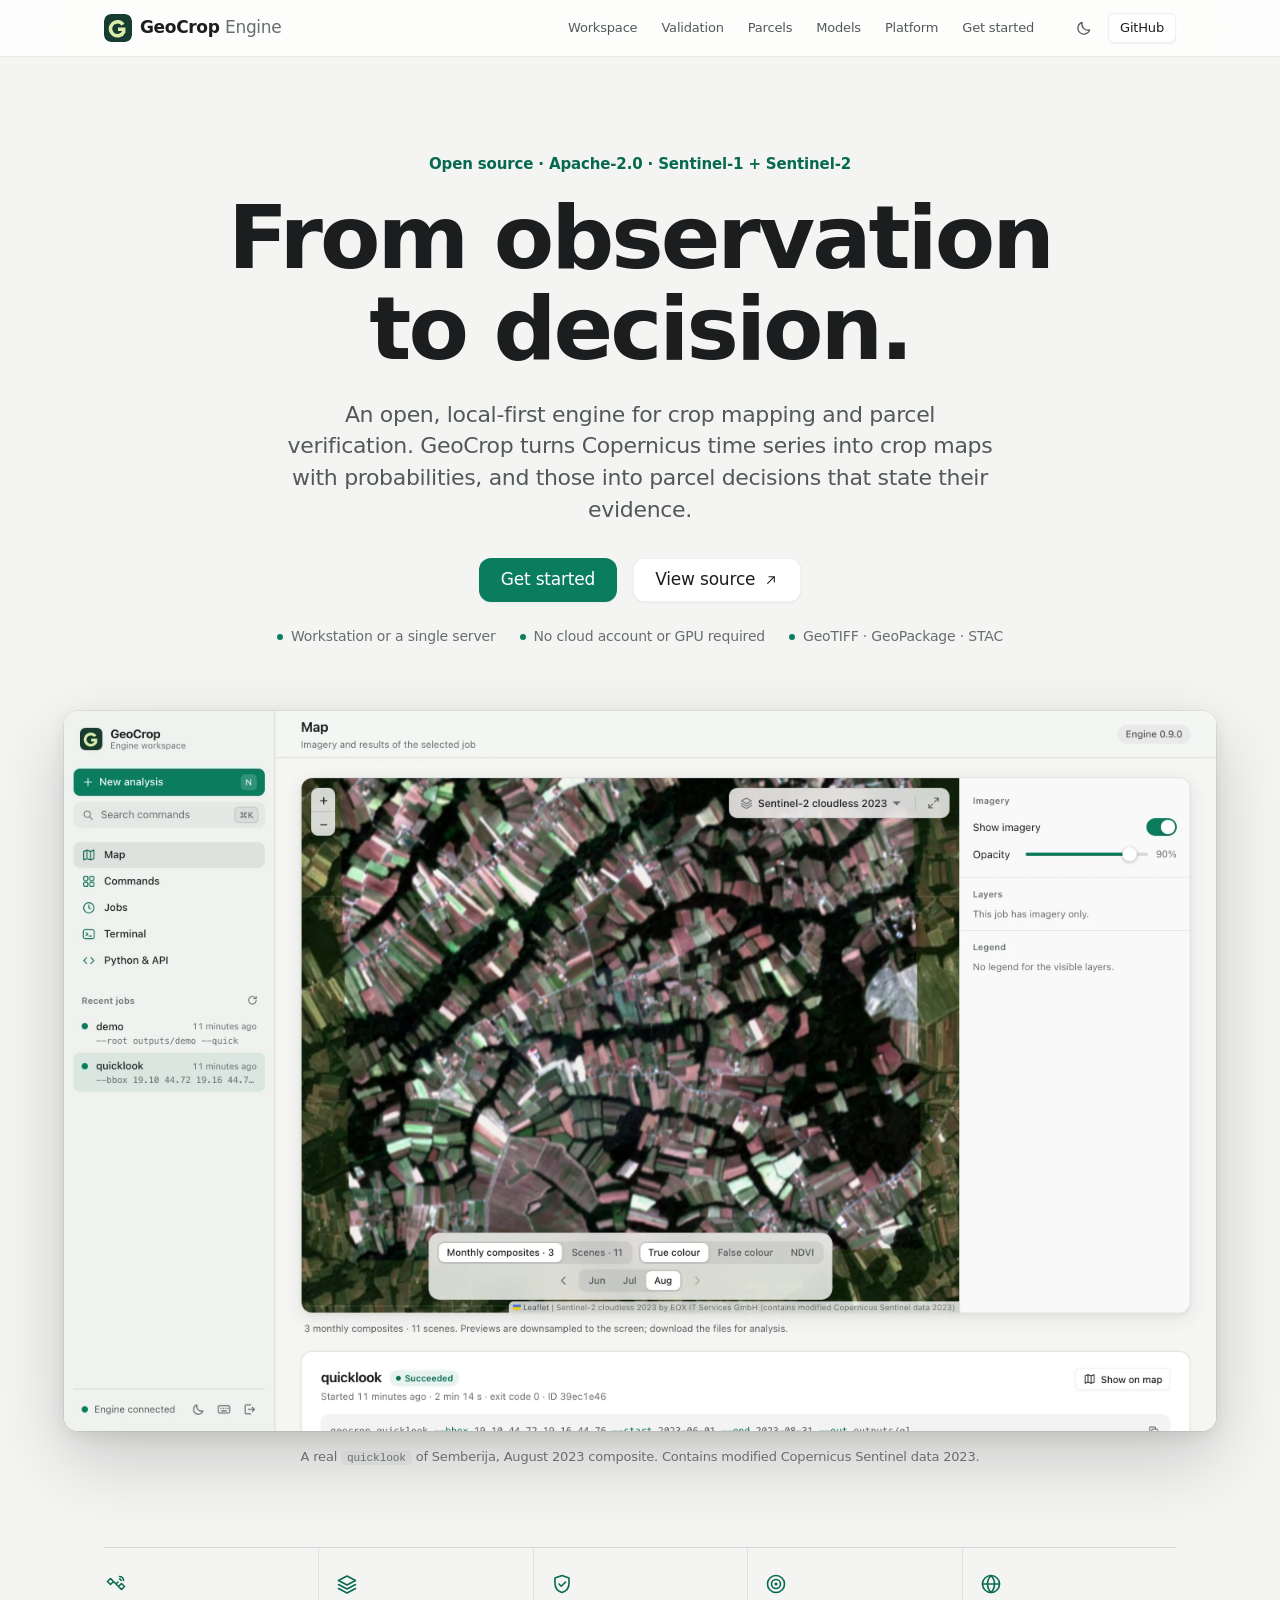
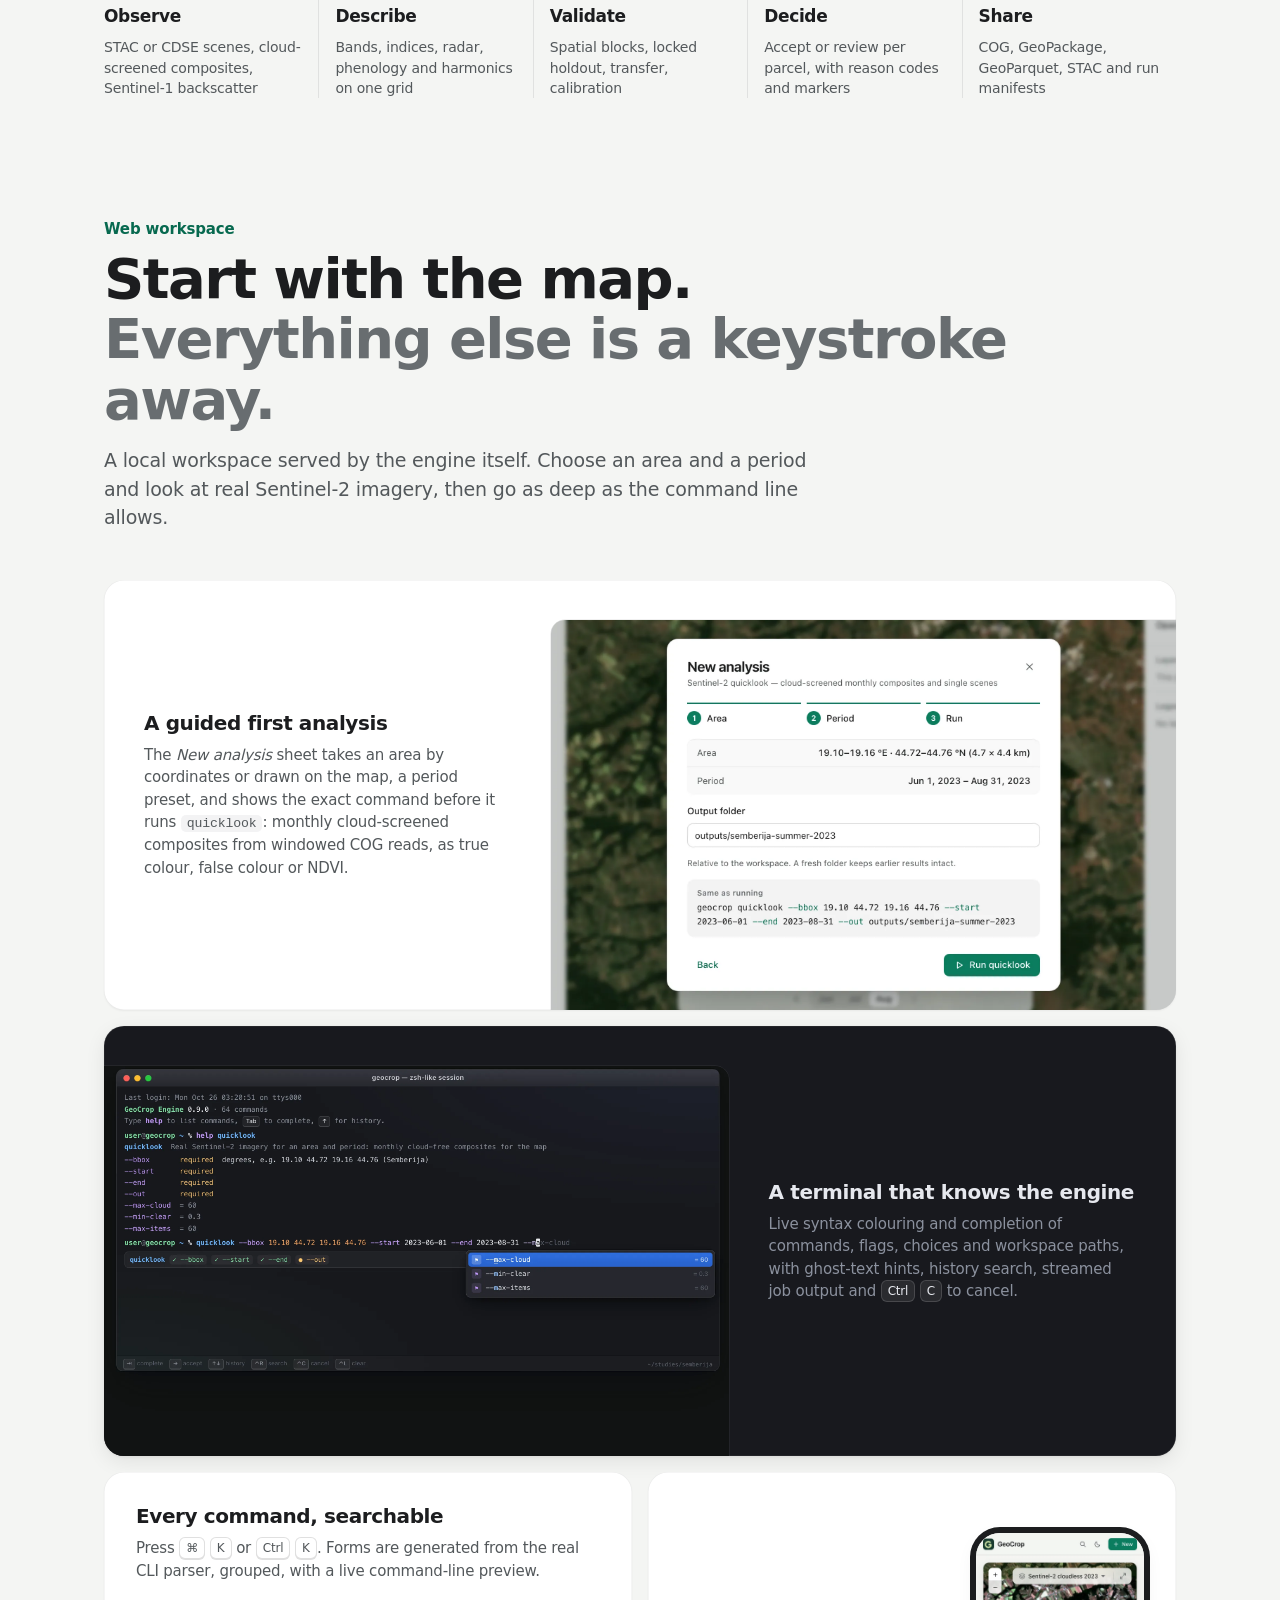
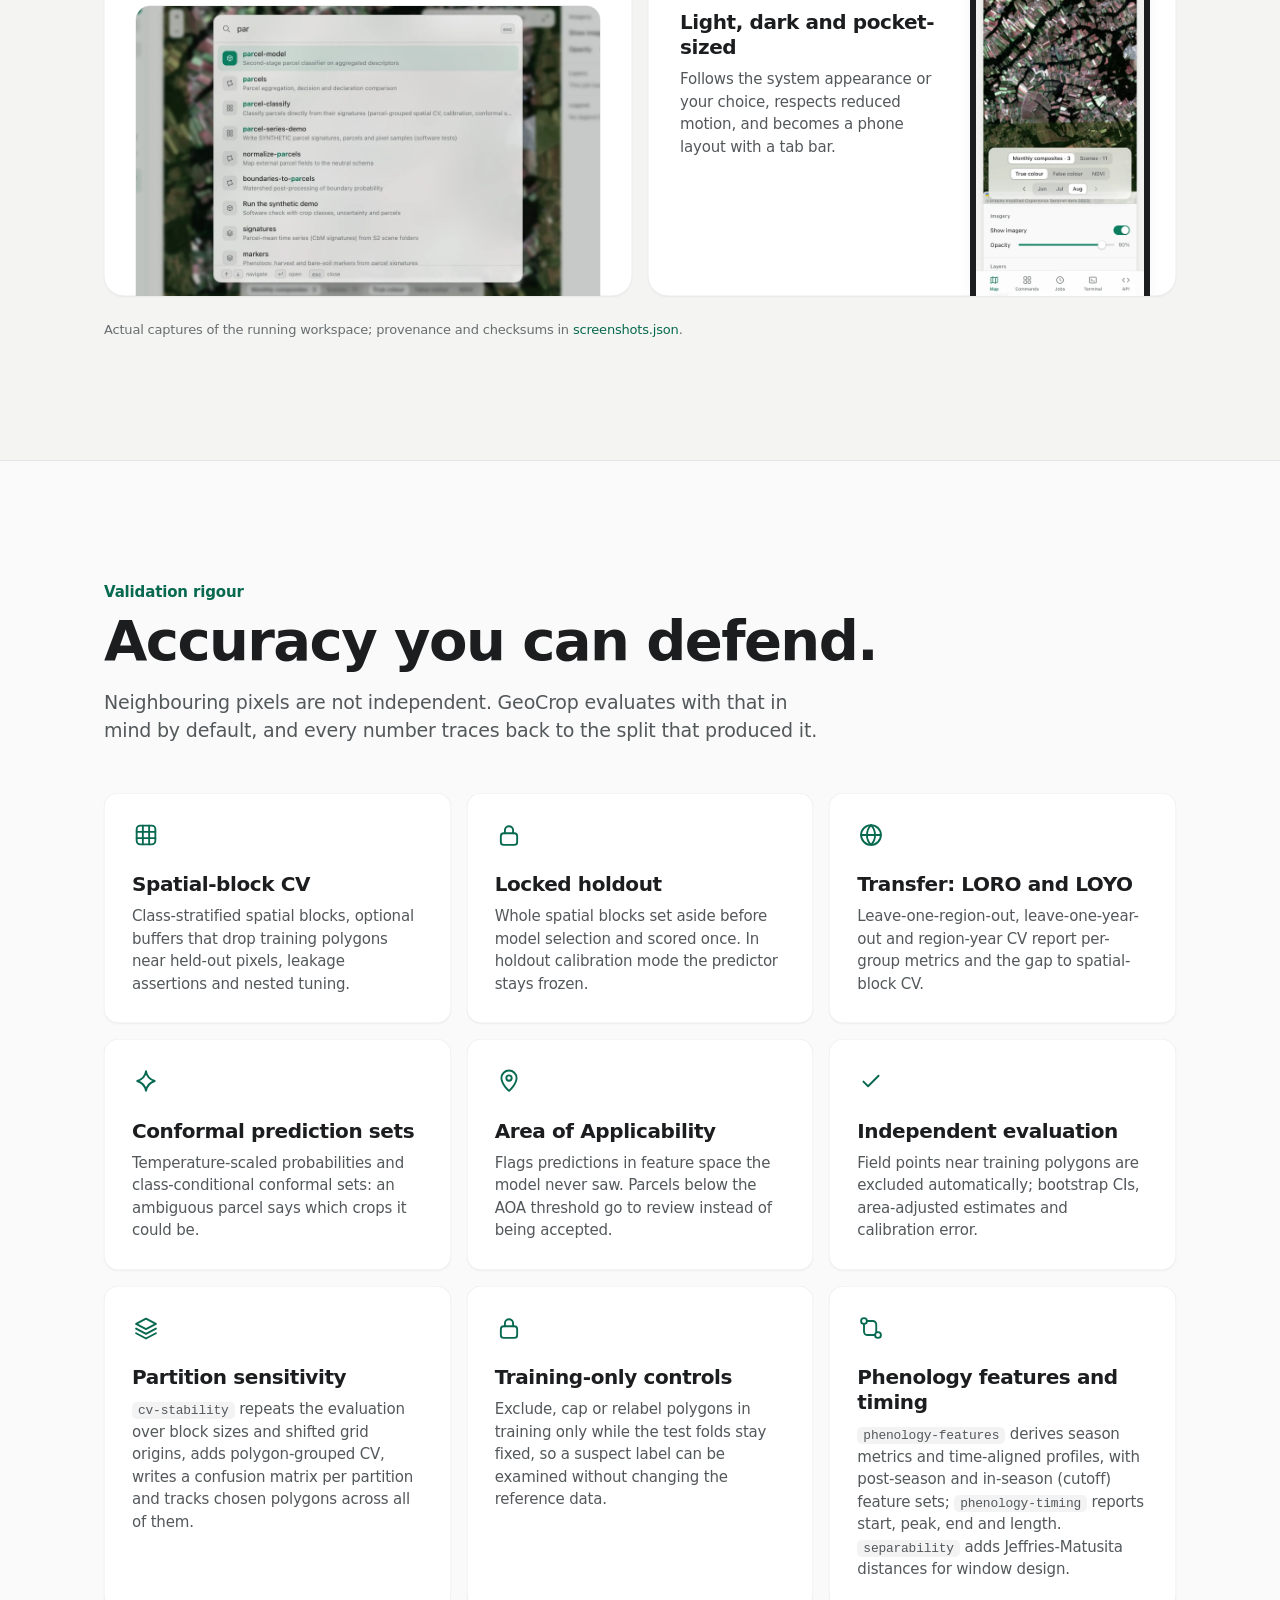
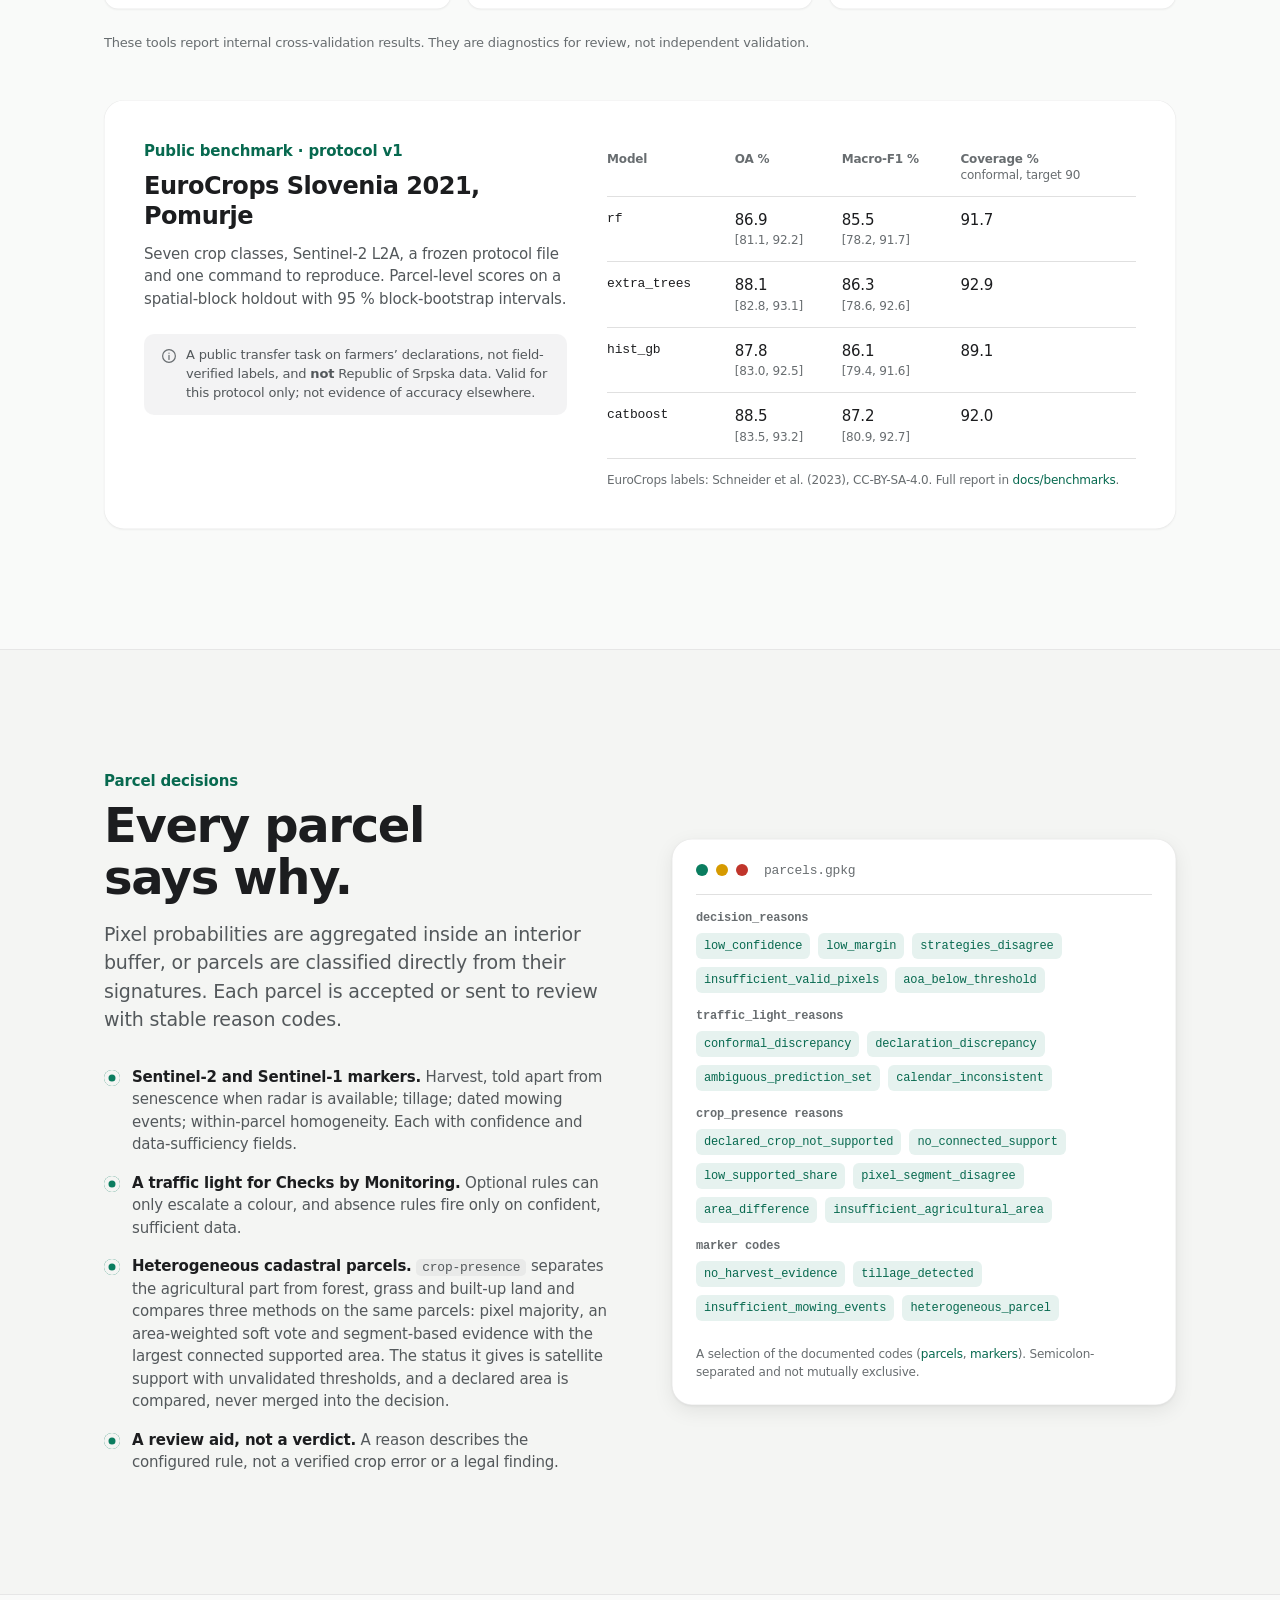
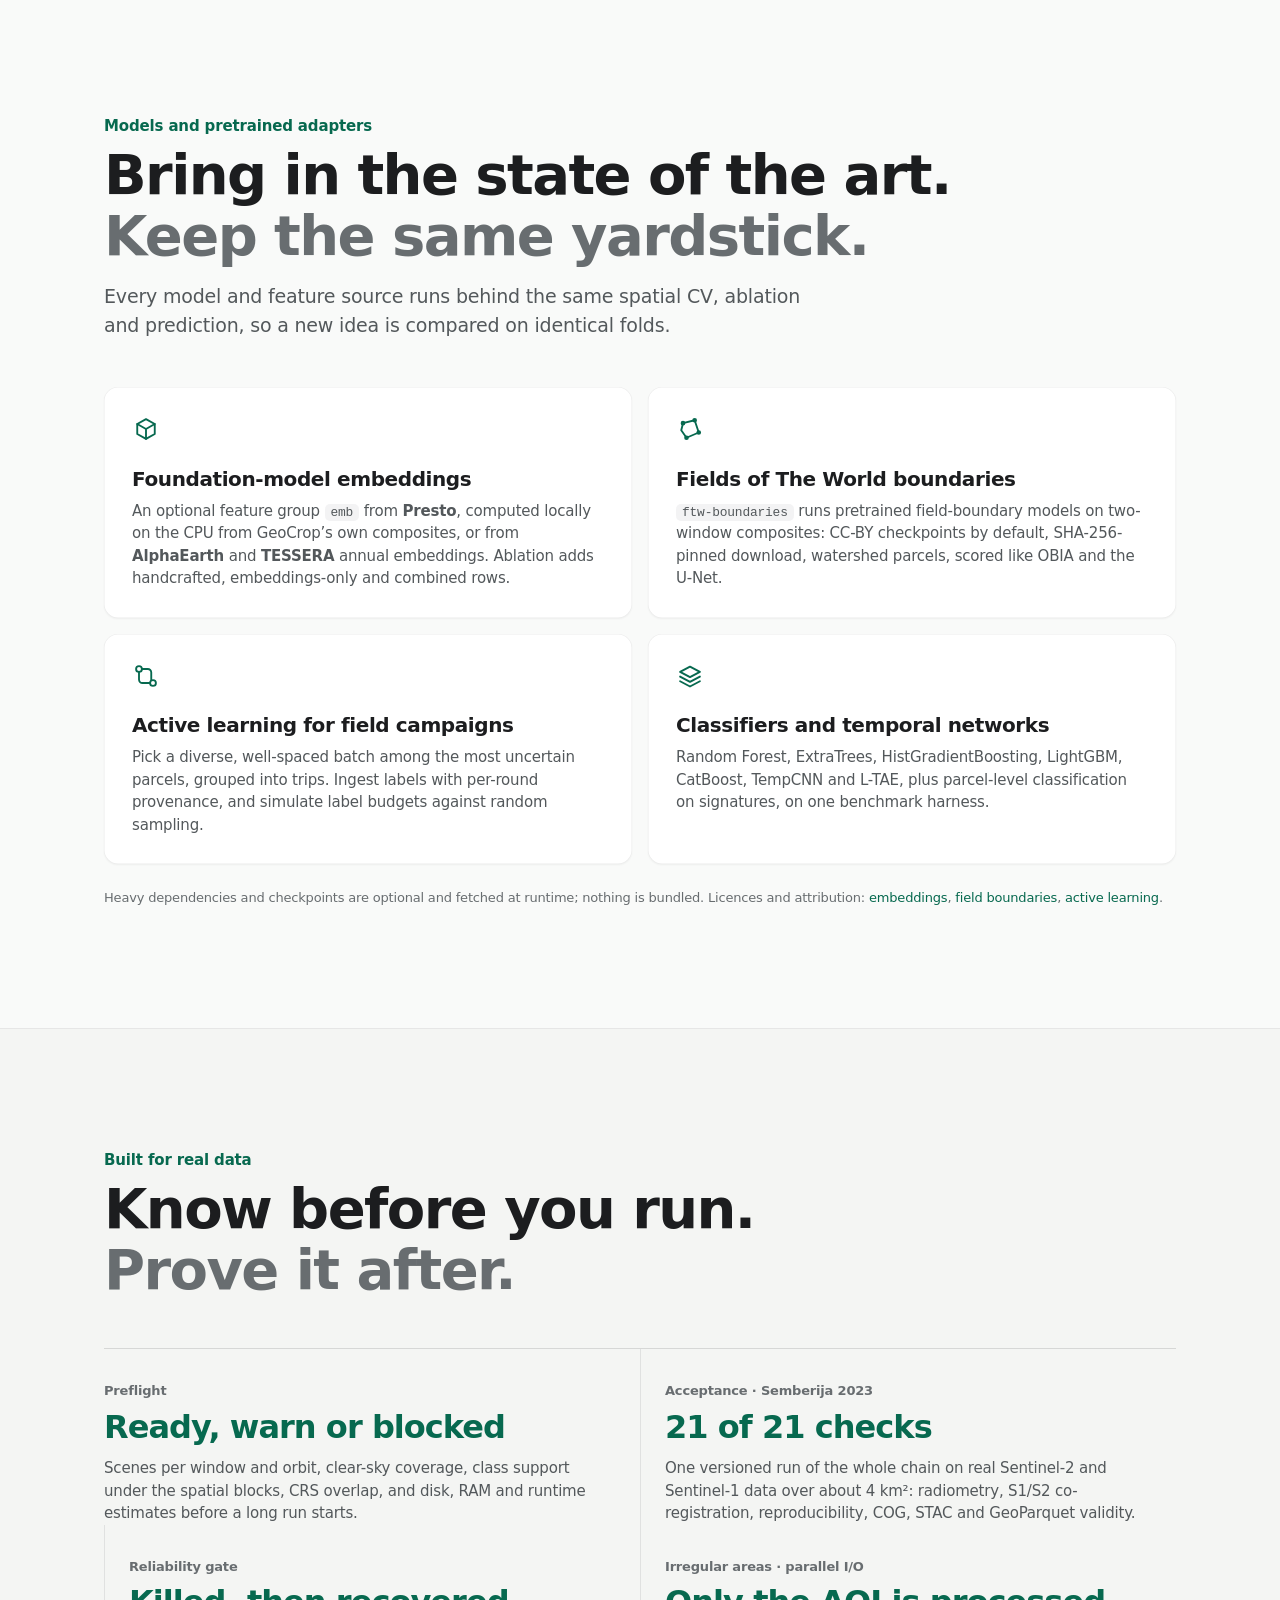
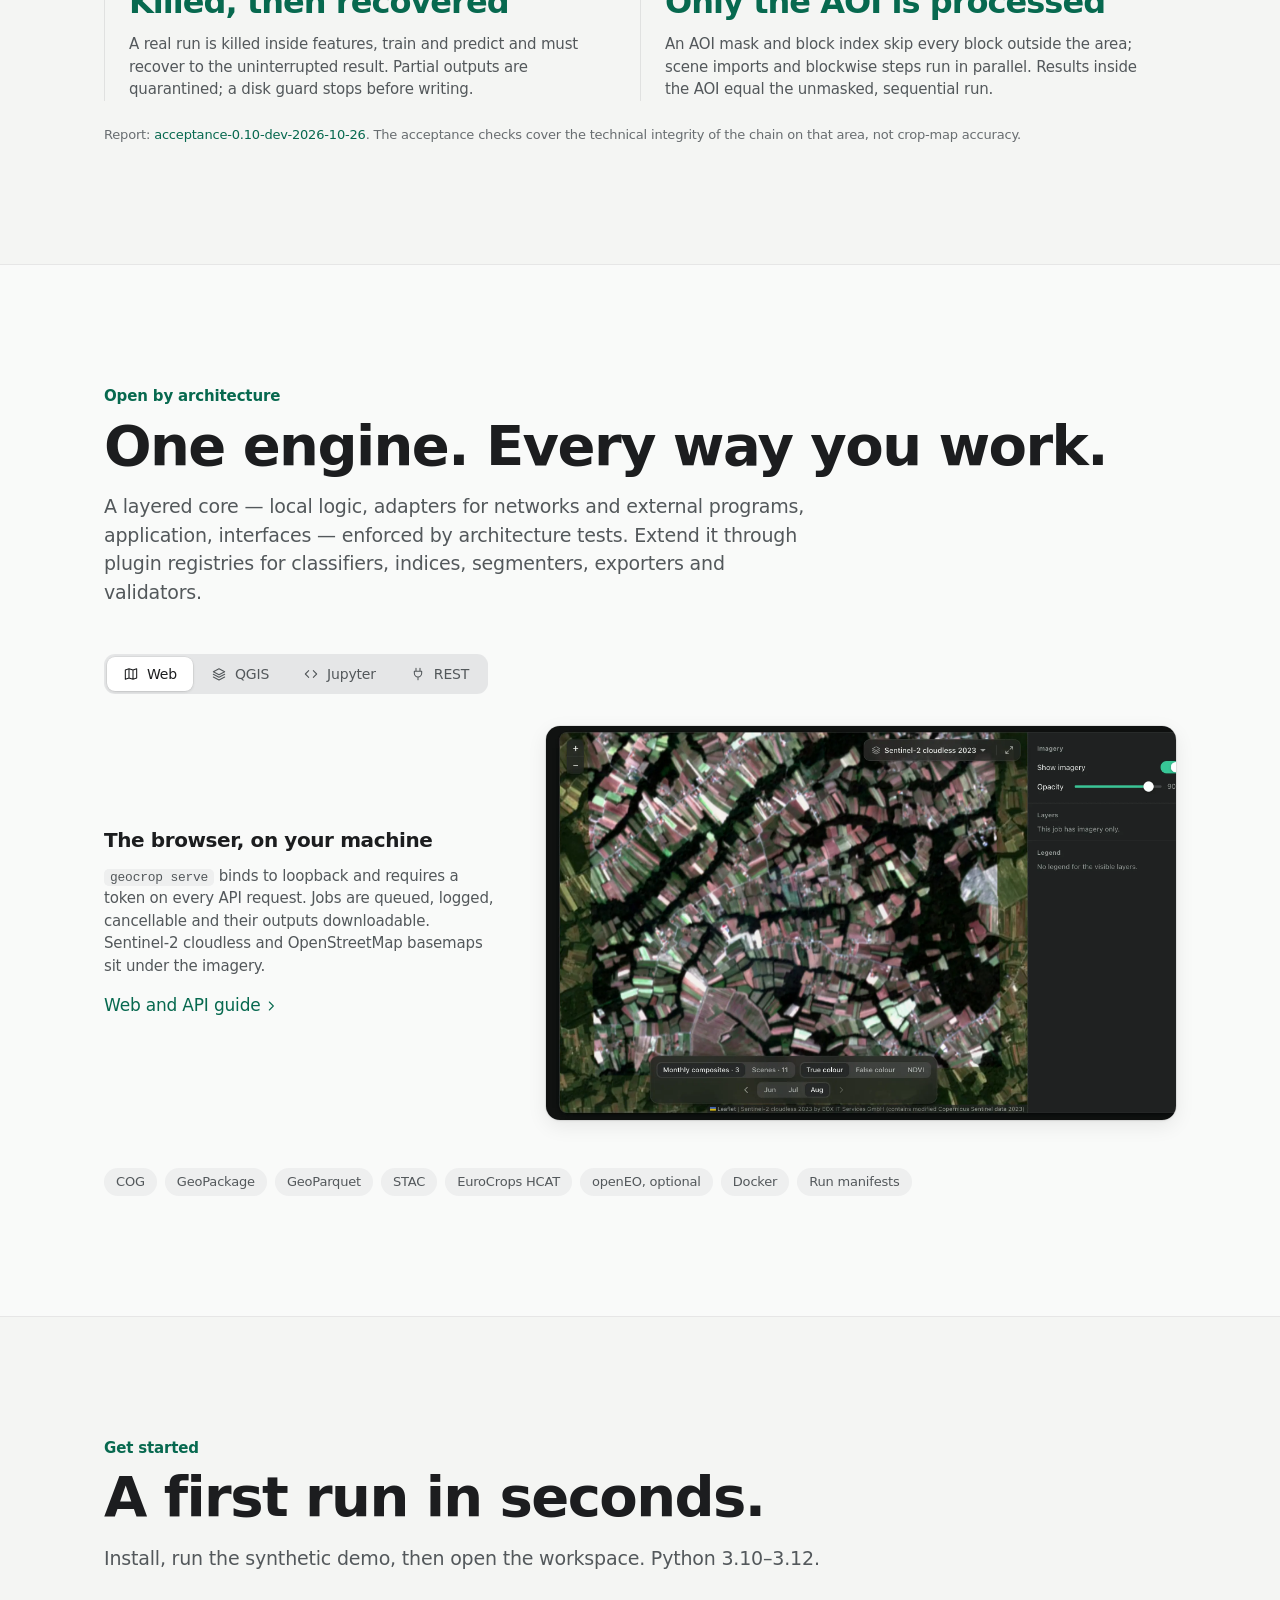
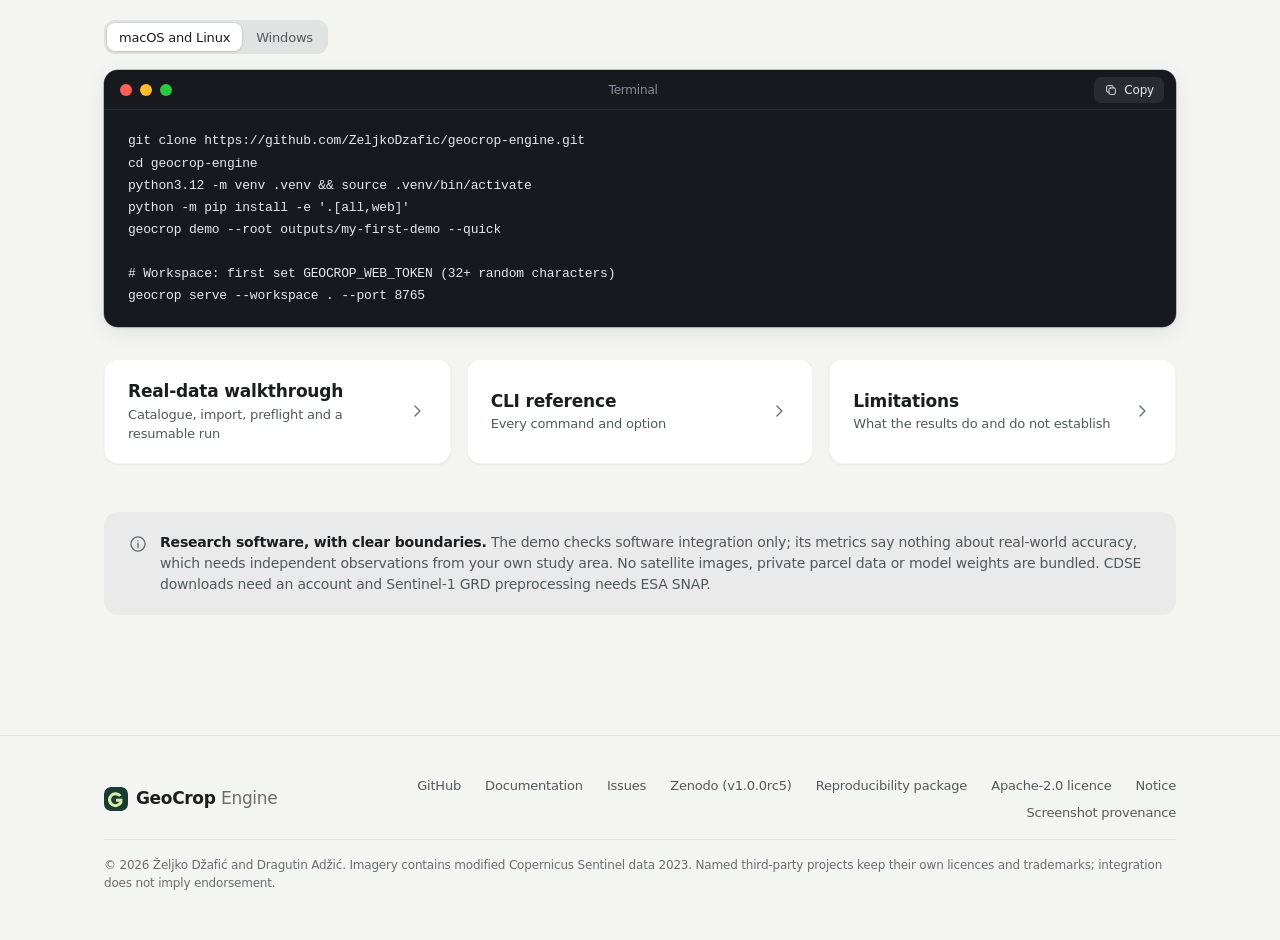
<file: website/index.html>
<!doctype html>
<html lang="en">
<head>
  <meta charset="utf-8">
  <meta name="viewport" content="width=device-width, initial-scale=1, viewport-fit=cover">
  <meta name="color-scheme" content="light dark">
  <meta name="description" content="GeoCrop Engine is an open, local-first engine for Sentinel-1 and Sentinel-2 crop mapping and parcel verification, with spatially honest validation and explainable parcel decisions.">
  <meta name="theme-color" content="#f4f5f3" media="(prefers-color-scheme: light)">
  <meta name="theme-color" content="#111312" media="(prefers-color-scheme: dark)">
  <meta property="og:title" content="GeoCrop Engine — From observation to decision">
  <meta property="og:description" content="Open, local-first Sentinel-1/2 crop mapping and parcel verification. Spatial validation, conformal sets, reason-coded parcel decisions and open formats.">
  <meta property="og:type" content="website">
  <title>GeoCrop Engine</title>
  <link rel="icon" type="image/svg+xml" href="assets/icon.svg">
  <link rel="stylesheet" href="assets/site.css">
  <script src="assets/theme.js"></script>
  <script defer src="assets/site.js"></script>
</head>
<body>
<svg class="sprite" aria-hidden="true" focusable="false">
  <symbol id="i-map" viewBox="0 0 24 24"><path d="M9 4 3.5 6v14L9 18l6 2 5.5-2V4L15 6 9 4Zm0 0v14m6-12v14"/></symbol>
  <symbol id="i-code" viewBox="0 0 24 24"><path d="m8.5 7-5 5 5 5m7-10 5 5-5 5"/></symbol>
  <symbol id="i-sun" viewBox="0 0 24 24"><circle cx="12" cy="12" r="4"/><path d="M12 2.5v2m0 15v2M2.5 12h2m15 0h2M5.3 5.3l1.4 1.4m10.6 10.6 1.4 1.4M5.3 18.7l1.4-1.4M17.3 6.7l1.4-1.4"/></symbol>
  <symbol id="i-moon" viewBox="0 0 24 24"><path d="M19.5 14.5A8 8 0 0 1 9.5 4.5a8 8 0 1 0 10 10Z"/></symbol>
  <symbol id="i-close" viewBox="0 0 24 24"><path d="m6.5 6.5 11 11m0-11-11 11"/></symbol>
  <symbol id="i-menu" viewBox="0 0 24 24"><path d="M4.5 8h15M4.5 16h15"/></symbol>
  <symbol id="i-right" viewBox="0 0 24 24"><path d="m9.5 6 6 6-6 6"/></symbol>
  <symbol id="i-arrow" viewBox="0 0 24 24"><path d="M7 17 17 7M9 7h8v8"/></symbol>
  <symbol id="i-expand" viewBox="0 0 24 24"><path d="M14 4h6v6M10 20H4v-6M20 4l-6.5 6.5M4 20l6.5-6.5"/></symbol>
  <symbol id="i-download" viewBox="0 0 24 24"><path d="M12 4v11m-4.5-4.5L12 15l4.5-4.5M5 19.5h14"/></symbol>
  <symbol id="i-copy" viewBox="0 0 24 24"><rect x="8.5" y="8.5" width="11" height="11" rx="2.5"/><path d="M15.5 8.5V6a1.5 1.5 0 0 0-1.5-1.5H6A1.5 1.5 0 0 0 4.5 6v8A1.5 1.5 0 0 0 6 15.5h2.5"/></symbol>
  <symbol id="i-raster" viewBox="0 0 24 24"><rect x="4" y="4" width="16" height="16" rx="3"/><path d="M4 9.3h16M4 14.7h16M9.3 4v16M14.7 4v16"/></symbol>
  <symbol id="i-vector" viewBox="0 0 24 24"><path d="m6 7 10-2.5L19.5 15 9 19.5 4.5 13Z"/><circle cx="6" cy="7" r="1.2"/><circle cx="16" cy="4.5" r="1.2"/><circle cx="19.5" cy="15" r="1.2"/><circle cx="9" cy="19.5" r="1.2"/></symbol>
  <symbol id="i-check" viewBox="0 0 24 24"><path d="m5.5 12.5 4 4 9-9"/></symbol>
  <symbol id="i-alert" viewBox="0 0 24 24"><path d="M12 4 2.8 19.5h18.4Z"/><path d="M12 10v4.5m0 2.5v.2"/></symbol>
  <symbol id="i-info" viewBox="0 0 24 24"><circle cx="12" cy="12" r="8.5"/><path d="M12 11v5.5m0-8.5v.2"/></symbol>
  <symbol id="i-layers" viewBox="0 0 24 24"><path d="m12 4 8.5 4.5L12 13 3.5 8.5Z"/><path d="m3.5 12.5 8.5 4.5 8.5-4.5M3.5 16.5 12 21l8.5-4.5"/></symbol>
  <symbol id="i-satellite" viewBox="0 0 24 24"><path d="m9.5 9.5 5 5m-8-8 3 3-3 3-3-3Zm11 11-3-3 3-3 3 3ZM12 12l2-2"/><path d="M15.5 4.5a4 4 0 0 1 4 4m-4-1.5a1.5 1.5 0 0 1 1.5 1.5"/></symbol>
  <symbol id="i-sparkle" viewBox="0 0 24 24"><path d="M12 3.5c.6 4.4 2.6 6.9 7.5 8.5-4.9 1.6-6.9 4.1-7.5 8.5-.6-4.4-2.6-6.9-7.5-8.5 4.9-1.6 6.9-4.1 7.5-8.5Z"/></symbol>
  <symbol id="i-cube" viewBox="0 0 24 24"><path d="m12 3.5 7.5 4.25v8.5L12 20.5l-7.5-4.25v-8.5Z"/><path d="M4.5 7.75 12 12l7.5-4.25M12 12v8.5"/></symbol>
  <symbol id="i-shield" viewBox="0 0 24 24"><path d="M12 3.5 5 6v5.5c0 4.3 2.9 7.6 7 9 4.1-1.4 7-4.7 7-9V6Z"/><path d="m9 12 2.2 2.2L15.5 10"/></symbol>
  <symbol id="i-lock" viewBox="0 0 24 24"><rect x="5" y="10.5" width="14" height="10" rx="2.5"/><path d="M8.5 10.5V8a3.5 3.5 0 0 1 7 0v2.5"/></symbol>
  <symbol id="i-globe" viewBox="0 0 24 24"><circle cx="12" cy="12" r="8.5"/><path d="M3.5 12h17M12 3.5c2.3 2.4 3.5 5.2 3.5 8.5s-1.2 6.1-3.5 8.5c-2.3-2.4-3.5-5.2-3.5-8.5S9.7 5.9 12 3.5Z"/></symbol>
  <symbol id="i-target" viewBox="0 0 24 24"><circle cx="12" cy="12" r="8.5"/><circle cx="12" cy="12" r="4.5"/><circle cx="12" cy="12" r=".8"/></symbol>
  <symbol id="i-plug" viewBox="0 0 24 24"><path d="M9 3.5V8m6-4.5V8M6.5 8h11v3a5.5 5.5 0 0 1-11 0Zm5.5 8.5v4"/></symbol>
  <symbol id="i-pin" viewBox="0 0 24 24"><path d="M12 20.5s6.5-5.6 6.5-11a6.5 6.5 0 0 0-13 0c0 5.4 6.5 11 6.5 11Z"/><circle cx="12" cy="9.5" r="2.3"/></symbol>
  <symbol id="i-flow" viewBox="0 0 24 24"><circle cx="6" cy="6" r="2.5"/><circle cx="18" cy="18" r="2.5"/><path d="M8.5 6h5a3 3 0 0 1 3 3v6.5M6 8.5V15a3 3 0 0 0 3 3h6.5"/></symbol>
</svg>

<a class="skip-link" href="#main">Skip to content</a>

<header class="site-header">
  <div class="header-inner">
    <a class="brand" href="#top" aria-label="GeoCrop Engine, back to top"><img src="assets/icon.svg" alt="" width="28" height="28"><span>GeoCrop <span class="brand-soft">Engine</span></span></a>
    <nav id="main-nav" class="main-nav" aria-label="Main navigation">
      <a href="#workspace">Workspace</a>
      <a href="#validation">Validation</a>
      <a href="#parcels">Parcels</a>
      <a href="#models">Models</a>
      <a href="#platform">Platform</a>
      <a href="#start">Get started</a>
    </nav>
    <div class="header-actions">
      <button id="theme-toggle" class="icon-button" type="button" aria-label="Toggle dark appearance" aria-pressed="false" title="Appearance">
        <svg class="icon theme-light"><use href="#i-moon"/></svg><svg class="icon theme-dark"><use href="#i-sun"/></svg>
      </button>
      <a class="btn btn-secondary btn-small header-github" href="https://github.com/ZeljkoDzafic/geocrop-engine">GitHub</a>
      <button id="menu-toggle" class="icon-button menu-toggle" type="button" aria-expanded="false" aria-controls="main-nav" aria-label="Menu"><svg class="icon"><use href="#i-menu"/></svg></button>
    </div>
  </div>
</header>

<main id="main">
  <section class="hero" id="top" aria-labelledby="hero-title">
    <div class="container hero-copy">
      <p class="eyebrow">Open source · Apache-2.0 · Sentinel-1 + Sentinel-2</p>
      <h1 id="hero-title">From observation<br>to decision.</h1>
      <p class="lede">An open, local-first engine for crop mapping and parcel verification. GeoCrop turns Copernicus time series into crop maps with probabilities, and those into parcel decisions that state their evidence.</p>
      <div class="hero-actions">
        <a class="btn btn-primary btn-large" href="#start">Get started</a>
        <a class="btn btn-secondary btn-large" href="https://github.com/ZeljkoDzafic/geocrop-engine">View source<svg class="icon"><use href="#i-arrow"/></svg></a>
      </div>
      <ul class="hero-facts" aria-label="Key facts">
        <li>Workstation or a single server</li>
        <li>No cloud account or GPU required</li>
        <li>GeoTIFF · GeoPackage · STAC</li>
      </ul>
    </div>
    <figure class="container hero-shot">
      <button class="window" type="button" data-image="assets/images/web.webp" data-caption="Map view with a real Sentinel-2 quicklook of Semberija, June–August 2023. Contains modified Copernicus Sentinel data 2023.">
        <img class="theme-light" src="assets/images/web.webp" alt="GeoCrop web workspace in light appearance: map view with a real Sentinel-2 composite of fields in Semberija, the imagery bar and layer switches" width="1440" height="900" fetchpriority="high">
        <img class="theme-dark" src="assets/images/web-dark.webp" alt="The same GeoCrop map view in dark appearance with the real Sentinel-2 composite" width="1440" height="900" loading="lazy">
      </button>
      <figcaption>A real <code>quicklook</code> of Semberija, August 2023 composite. Contains modified Copernicus Sentinel data 2023.</figcaption>
    </figure>
  </section>

  <section class="chain" aria-labelledby="chain-title">
    <div class="container">
      <h2 id="chain-title" class="sr-only">The processing chain</h2>
      <ol class="chain-steps">
        <li><svg class="icon"><use href="#i-satellite"/></svg><strong>Observe</strong><span>STAC or CDSE scenes, cloud-screened composites, Sentinel-1 backscatter</span></li>
        <li><svg class="icon"><use href="#i-layers"/></svg><strong>Describe</strong><span>Bands, indices, radar, phenology and harmonics on one grid</span></li>
        <li><svg class="icon"><use href="#i-shield"/></svg><strong>Validate</strong><span>Spatial blocks, locked holdout, transfer, calibration</span></li>
        <li><svg class="icon"><use href="#i-target"/></svg><strong>Decide</strong><span>Accept or review per parcel, with reason codes and markers</span></li>
        <li><svg class="icon"><use href="#i-globe"/></svg><strong>Share</strong><span>COG, GeoPackage, GeoParquet, STAC and run manifests</span></li>
      </ol>
    </div>
  </section>

  <section class="section" id="workspace" aria-labelledby="workspace-title">
    <div class="container">
      <header class="section-head">
        <p class="eyebrow">Web workspace</p>
        <h2 id="workspace-title">Start with the map.<br><span class="soft">Everything else is a keystroke away.</span></h2>
        <p class="section-lede">A local workspace served by the engine itself. Choose an area and a period and look at real Sentinel-2 imagery, then go as deep as the command line allows.</p>
      </header>

      <div class="bento">
        <article class="tile tile-wide">
          <div class="tile-copy">
            <h3>A guided first analysis</h3>
            <p>The <em>New analysis</em> sheet takes an area by coordinates or drawn on the map, a period preset, and shows the exact command before it runs <code>quicklook</code>: monthly cloud-screened composites from windowed COG reads, as true colour, false colour or NDVI.</p>
          </div>
          <button class="shot zoom-analysis" type="button" data-image="assets/images/analysis.webp" data-caption="The New analysis sheet: area, period presets and a live command preview.">
            <img src="assets/images/analysis.webp" alt="New analysis sheet with bounding-box fields, period presets and a command preview" width="1440" height="900" loading="lazy">
            <span class="shot-zoom" aria-hidden="true"><svg class="icon"><use href="#i-expand"/></svg></span>
          </button>
        </article>

        <article class="tile tile-dark">
          <div class="tile-copy">
            <h3>A terminal that knows the engine</h3>
            <p>Live syntax colouring and completion of commands, flags, choices and workspace paths, with ghost-text hints, history search, streamed job output and <kbd>Ctrl</kbd> <kbd>C</kbd> to cancel.</p>
          </div>
          <button class="shot zoom-terminal" type="button" data-image="assets/images/cli.webp" data-caption="The web terminal with the completion popup open and live syntax colouring.">
            <img src="assets/images/cli.webp" alt="Web terminal with a geocrop command being typed, coloured flags and an open completion list" width="1440" height="900" loading="lazy">
            <span class="shot-zoom" aria-hidden="true"><svg class="icon"><use href="#i-expand"/></svg></span>
          </button>
        </article>

        <article class="tile">
          <div class="tile-copy">
            <h3>Every command, searchable</h3>
            <p>Press <kbd>⌘</kbd> <kbd>K</kbd> or <kbd>Ctrl</kbd> <kbd>K</kbd>. Forms are generated from the real CLI parser, grouped, with a live command-line preview.</p>
          </div>
          <button class="shot zoom-palette" type="button" data-image="assets/images/palette.webp" data-caption="The command palette, opened with Command-K or Control-K.">
            <img src="assets/images/palette.webp" alt="Command palette listing engine commands under a search field" width="1440" height="900" loading="lazy">
            <span class="shot-zoom" aria-hidden="true"><svg class="icon"><use href="#i-expand"/></svg></span>
          </button>
        </article>

        <article class="tile tile-phone">
          <div class="tile-copy">
            <h3>Light, dark and pocket-sized</h3>
            <p>Follows the system appearance or your choice, respects reduced motion, and becomes a phone layout with a tab bar.</p>
          </div>
          <button class="shot shot-phone" type="button" data-image="assets/images/phone.webp" data-caption="Phone layout of the workspace with the map and the tab bar. Contains modified Copernicus Sentinel data 2023.">
            <img src="assets/images/phone.webp" alt="GeoCrop workspace on a phone-sized screen with the map and the tab bar" width="390" height="844" loading="lazy">
          </button>
        </article>
      </div>
      <p class="fineprint">Actual captures of the running workspace; provenance and checksums in <a href="assets/screenshots.json">screenshots.json</a>.</p>
    </div>
  </section>

  <section class="section section-alt" id="validation" aria-labelledby="validation-title">
    <div class="container">
      <header class="section-head">
        <p class="eyebrow">Validation rigour</p>
        <h2 id="validation-title">Accuracy you can defend.</h2>
        <p class="section-lede">Neighbouring pixels are not independent. GeoCrop evaluates with that in mind by default, and every number traces back to the split that produced it.</p>
      </header>
      <div class="cards cards-3">
        <article class="card"><svg class="icon card-icon"><use href="#i-raster"/></svg><h3>Spatial-block CV</h3><p>Class-stratified spatial blocks, optional buffers that drop training polygons near held-out pixels, leakage assertions and nested tuning.</p></article>
        <article class="card"><svg class="icon card-icon"><use href="#i-lock"/></svg><h3>Locked holdout</h3><p>Whole spatial blocks set aside before model selection and scored once. In holdout calibration mode the predictor stays frozen.</p></article>
        <article class="card"><svg class="icon card-icon"><use href="#i-globe"/></svg><h3>Transfer: LORO and LOYO</h3><p>Leave-one-region-out, leave-one-year-out and region-year CV report per-group metrics and the gap to spatial-block CV.</p></article>
        <article class="card"><svg class="icon card-icon"><use href="#i-sparkle"/></svg><h3>Conformal prediction sets</h3><p>Temperature-scaled probabilities and class-conditional conformal sets: an ambiguous parcel says which crops it could be.</p></article>
        <article class="card"><svg class="icon card-icon"><use href="#i-pin"/></svg><h3>Area of Applicability</h3><p>Flags predictions in feature space the model never saw. Parcels below the AOA threshold go to review instead of being accepted.</p></article>
        <article class="card"><svg class="icon card-icon"><use href="#i-check"/></svg><h3>Independent evaluation</h3><p>Field points near training polygons are excluded automatically; bootstrap CIs, area-adjusted estimates and calibration error.</p></article>
        <article class="card"><svg class="icon card-icon"><use href="#i-layers"/></svg><h3>Partition sensitivity</h3><p><code>cv-stability</code> repeats the evaluation over block sizes and shifted grid origins, adds polygon-grouped CV, writes a confusion matrix per partition and tracks chosen polygons across all of them.</p></article>
        <article class="card"><svg class="icon card-icon"><use href="#i-lock"/></svg><h3>Training-only controls</h3><p>Exclude, cap or relabel polygons in training only while the test folds stay fixed, so a suspect label can be examined without changing the reference data.</p></article>
        <article class="card"><svg class="icon card-icon"><use href="#i-flow"/></svg><h3>Phenology features and timing</h3><p><code>phenology-features</code> derives season metrics and time-aligned profiles, with post-season and in-season (cutoff) feature sets; <code>phenology-timing</code> reports start, peak, end and length. <code>separability</code> adds Jeffries-Matusita distances for window design.</p></article>
      </div>
      <p class="fineprint">These tools report internal cross-validation results. They are diagnostics for review, not independent validation.</p>

      <div class="benchmark">
        <div class="benchmark-copy">
          <p class="eyebrow">Public benchmark · protocol v1</p>
          <h3 id="bench-title">EuroCrops Slovenia 2021, Pomurje</h3>
          <p>Seven crop classes, Sentinel-2 L2A, a frozen protocol file and one command to reproduce. Parcel-level scores on a spatial-block holdout with 95&nbsp;% block-bootstrap intervals.</p>
          <p class="caveat"><svg class="icon"><use href="#i-info"/></svg><span>A public transfer task on farmers’ declarations, not field-verified labels, and <strong>not</strong> Republic of Srpska data. Valid for this protocol only; not evidence of accuracy elsewhere.</span></p>
        </div>
        <div class="table-wrap">
          <table aria-labelledby="bench-title">
            <thead><tr><th scope="col">Model</th><th scope="col">OA %</th><th scope="col">Macro&#8209;F1&nbsp;%</th><th scope="col">Coverage %<br><span>conformal, target 90</span></th></tr></thead>
            <tbody>
              <tr><th scope="row">rf</th><td>86.9 <span>[81.1, 92.2]</span></td><td>85.5 <span>[78.2, 91.7]</span></td><td>91.7</td></tr>
              <tr><th scope="row">extra_trees</th><td>88.1 <span>[82.8, 93.1]</span></td><td>86.3 <span>[78.6, 92.6]</span></td><td>92.9</td></tr>
              <tr><th scope="row">hist_gb</th><td>87.8 <span>[83.0, 92.5]</span></td><td>86.1 <span>[79.4, 91.6]</span></td><td>89.1</td></tr>
              <tr><th scope="row">catboost</th><td>88.5 <span>[83.5, 93.2]</span></td><td>87.2 <span>[80.9, 92.7]</span></td><td>92.0</td></tr>
            </tbody>
          </table>
          <p class="table-note">EuroCrops labels: Schneider et al. (2023), CC-BY-SA-4.0. Full report in <a href="https://github.com/ZeljkoDzafic/geocrop-engine/blob/main/docs/benchmarks/eurocrops-si-2021-pomurje.v1.md">docs/benchmarks</a>.</p>
        </div>
      </div>
    </div>
  </section>

  <section class="section" id="parcels" aria-labelledby="parcels-title">
    <div class="container split">
      <div>
        <p class="eyebrow">Parcel decisions</p>
        <h2 id="parcels-title">Every parcel says why.</h2>
        <p class="section-lede">Pixel probabilities are aggregated inside an interior buffer, or parcels are classified directly from their signatures. Each parcel is accepted or sent to review with stable reason codes.</p>
        <ul class="list">
          <li><strong>Sentinel-2 and Sentinel-1 markers.</strong> Harvest, told apart from senescence when radar is available; tillage; dated mowing events; within-parcel homogeneity. Each with confidence and data-sufficiency fields.</li>
          <li><strong>A traffic light for Checks by Monitoring.</strong> Optional rules can only escalate a colour, and absence rules fire only on confident, sufficient data.</li>
          <li><strong>Heterogeneous cadastral parcels.</strong> <code>crop-presence</code> separates the agricultural part from forest, grass and built-up land and compares three methods on the same parcels: pixel majority, an area-weighted soft vote and segment-based evidence with the largest connected supported area. The status it gives is satellite support with unvalidated thresholds, and a declared area is compared, never merged into the decision.</li>
          <li><strong>A review aid, not a verdict.</strong> A reason describes the configured rule, not a verified crop error or a legal finding.</li>
        </ul>
      </div>
      <div class="codes">
        <div class="codes-head"><span class="light light-green"></span><span class="light light-yellow"></span><span class="light light-red"></span><span>parcels.gpkg</span></div>
        <dl>
          <dt>decision_reasons</dt>
          <dd><code>low_confidence</code> <code>low_margin</code> <code>strategies_disagree</code> <code>insufficient_valid_pixels</code> <code>aoa_below_threshold</code></dd>
          <dt>traffic_light_reasons</dt>
          <dd><code>conformal_discrepancy</code> <code>declaration_discrepancy</code> <code>ambiguous_prediction_set</code> <code>calendar_inconsistent</code></dd>
          <dt>crop_presence reasons</dt>
          <dd><code>declared_crop_not_supported</code> <code>no_connected_support</code> <code>low_supported_share</code> <code>pixel_segment_disagree</code> <code>area_difference</code> <code>insufficient_agricultural_area</code></dd>
          <dt>marker codes</dt>
          <dd><code>no_harvest_evidence</code> <code>tillage_detected</code> <code>insufficient_mowing_events</code> <code>heterogeneous_parcel</code></dd>
        </dl>
        <p>A selection of the documented codes (<a href="https://github.com/ZeljkoDzafic/geocrop-engine/blob/main/docs/parcels.md">parcels</a>, <a href="https://github.com/ZeljkoDzafic/geocrop-engine/blob/main/docs/markers.md">markers</a>). Semicolon-separated and not mutually exclusive.</p>
      </div>
    </div>
  </section>

  <section class="section section-alt" id="models" aria-labelledby="models-title">
    <div class="container">
      <header class="section-head">
        <p class="eyebrow">Models and pretrained adapters</p>
        <h2 id="models-title">Bring in the state of the art.<br><span class="soft">Keep the same yardstick.</span></h2>
        <p class="section-lede">Every model and feature source runs behind the same spatial CV, ablation and prediction, so a new idea is compared on identical folds.</p>
      </header>
      <div class="cards cards-2">
        <article class="card"><svg class="icon card-icon"><use href="#i-cube"/></svg><h3>Foundation-model embeddings</h3><p>An optional feature group <code>emb</code> from <strong>Presto</strong>, computed locally on the CPU from GeoCrop’s own composites, or from <strong>AlphaEarth</strong> and <strong>TESSERA</strong> annual embeddings. Ablation adds handcrafted, embeddings-only and combined rows.</p></article>
        <article class="card"><svg class="icon card-icon"><use href="#i-vector"/></svg><h3>Fields of The World boundaries</h3><p><code>ftw-boundaries</code> runs pretrained field-boundary models on two-window composites: CC-BY checkpoints by default, SHA-256-pinned download, watershed parcels, scored like OBIA and the U-Net.</p></article>
        <article class="card"><svg class="icon card-icon"><use href="#i-flow"/></svg><h3>Active learning for field campaigns</h3><p>Pick a diverse, well-spaced batch among the most uncertain parcels, grouped into trips. Ingest labels with per-round provenance, and simulate label budgets against random sampling.</p></article>
        <article class="card"><svg class="icon card-icon"><use href="#i-layers"/></svg><h3>Classifiers and temporal networks</h3><p>Random Forest, ExtraTrees, HistGradientBoosting, LightGBM, CatBoost, TempCNN and L-TAE, plus parcel-level classification on signatures, on one benchmark harness.</p></article>
      </div>
      <p class="fineprint">Heavy dependencies and checkpoints are optional and fetched at runtime; nothing is bundled. Licences and attribution: <a href="https://github.com/ZeljkoDzafic/geocrop-engine/blob/main/docs/embeddings.md">embeddings</a>, <a href="https://github.com/ZeljkoDzafic/geocrop-engine/blob/main/docs/field-boundaries.md">field boundaries</a>, <a href="https://github.com/ZeljkoDzafic/geocrop-engine/blob/main/docs/active-learning.md">active learning</a>.</p>
    </div>
  </section>

  <section class="section" id="reliability" aria-labelledby="reliability-title">
    <div class="container">
      <header class="section-head">
        <p class="eyebrow">Built for real data</p>
        <h2 id="reliability-title">Know before you run.<br><span class="soft">Prove it after.</span></h2>
      </header>
      <div class="stats">
        <article class="stat"><p class="stat-label">Preflight</p><p class="stat-value">Ready, warn or blocked</p><p>Scenes per window and orbit, clear-sky coverage, class support under the spatial blocks, CRS overlap, and disk, RAM and runtime estimates before a long run starts.</p></article>
        <article class="stat"><p class="stat-label">Acceptance · Semberija 2023</p><p class="stat-value">21 of 21 checks</p><p>One versioned run of the whole chain on real Sentinel-2 and Sentinel-1 data over about 4&nbsp;km²: radiometry, S1/S2 co-registration, reproducibility, COG, STAC and GeoParquet validity.</p></article>
        <article class="stat"><p class="stat-label">Reliability gate</p><p class="stat-value">Killed, then recovered</p><p>A real run is killed inside features, train and predict and must recover to the uninterrupted result. Partial outputs are quarantined; a disk guard stops before writing.</p></article>
        <article class="stat"><p class="stat-label">Irregular areas · parallel I/O</p><p class="stat-value">Only the AOI is processed</p><p>An AOI mask and block index skip every block outside the area; scene imports and blockwise steps run in parallel. Results inside the AOI equal the unmasked, sequential run.</p></article>
      </div>
      <p class="fineprint">Report: <a href="https://github.com/ZeljkoDzafic/geocrop-engine/blob/main/docs/acceptance/acceptance-0.10-dev-2026-10-26.md">acceptance-0.10-dev-2026-10-26</a>. The acceptance checks cover the technical integrity of the chain on that area, not crop-map accuracy.</p>
    </div>
  </section>

  <section class="section section-alt" id="platform" aria-labelledby="platform-title">
    <div class="container">
      <header class="section-head">
        <p class="eyebrow">Open by architecture</p>
        <h2 id="platform-title">One engine. Every way you work.</h2>
        <p class="section-lede">A layered core — local logic, adapters for networks and external programs, application, interfaces — enforced by architecture tests. Extend it through plugin registries for classifiers, indices, segmenters, exporters and validators.</p>
      </header>

      <div class="tabs" role="tablist" aria-label="Interfaces">
        <button id="tab-web" role="tab" type="button" aria-selected="true" aria-controls="panel-web" data-tab><svg class="icon"><use href="#i-map"/></svg>Web</button>
        <button id="tab-qgis" role="tab" type="button" aria-selected="false" aria-controls="panel-qgis" tabindex="-1" data-tab><svg class="icon"><use href="#i-layers"/></svg>QGIS</button>
        <button id="tab-jupyter" role="tab" type="button" aria-selected="false" aria-controls="panel-jupyter" tabindex="-1" data-tab><svg class="icon"><use href="#i-code"/></svg>Jupyter</button>
        <button id="tab-rest" role="tab" type="button" aria-selected="false" aria-controls="panel-rest" tabindex="-1" data-tab><svg class="icon"><use href="#i-plug"/></svg>REST</button>
      </div>

      <article class="panel" id="panel-web" role="tabpanel" aria-labelledby="tab-web">
        <div class="panel-copy">
          <h3>The browser, on your machine</h3>
          <p><code>geocrop serve</code> binds to loopback and requires a token on every API request. Jobs are queued, logged, cancellable and their outputs downloadable. Sentinel-2 cloudless and OpenStreetMap basemaps sit under the imagery.</p>
          <a class="link" href="https://github.com/ZeljkoDzafic/geocrop-engine/blob/main/docs/web-interface.md">Web and API guide<svg class="icon"><use href="#i-right"/></svg></a>
        </div>
        <button class="shot zoom-map" type="button" data-image="assets/images/web-dark.webp" data-caption="Map view in dark appearance with a real Sentinel-2 composite. Contains modified Copernicus Sentinel data 2023.">
          <img src="assets/images/web-dark.webp" alt="GeoCrop map view in dark appearance with Sentinel-2 imagery" width="1440" height="900" loading="lazy">
          <span class="shot-zoom" aria-hidden="true"><svg class="icon"><use href="#i-expand"/></svg></span>
        </button>
      </article>

      <article class="panel" id="panel-qgis" role="tabpanel" aria-labelledby="tab-qgis" hidden>
        <div class="panel-copy">
          <h3>Inside QGIS Processing</h3>
          <p>A standalone plugin adds run-command, demo and load-job algorithms to the Processing Toolbox. It talks to the engine API, streams logs, reconnects to jobs and loads results as layers. QGIS keeps its own Python.</p>
          <div class="panel-actions">
            <a class="btn btn-primary" href="assets/downloads/geocrop-qgis-0.1.0.zip" download><svg class="icon"><use href="#i-download"/></svg>QGIS plugin 0.1.0</a>
            <a class="link" href="https://github.com/ZeljkoDzafic/geocrop-engine/blob/main/docs/qgis.md">Installation guide<svg class="icon"><use href="#i-right"/></svg></a>
          </div>
          <p class="fineprint">Apache-2.0 (<a href="LICENSE.txt">licence</a>, <a href="NOTICE.txt">notice</a>). Targets QGIS 3.28–3.x; tested in 3.40.6.</p>
        </div>
        <button class="shot" type="button" data-image="assets/images/qgis.png" data-caption="QGIS 3.40.6 with the GeoCrop Processing provider. Crop classes and parcel outlines are synthetic demonstration outputs.">
          <img src="assets/images/qgis.png" alt="QGIS desktop with a synthetic crop-class raster, parcel outlines and GeoCrop tools in the Processing Toolbox" width="1660" height="1020" loading="lazy">
          <span class="shot-zoom" aria-hidden="true"><svg class="icon"><use href="#i-expand"/></svg></span>
        </button>
      </article>

      <article class="panel" id="panel-jupyter" role="tabpanel" aria-labelledby="tab-jupyter" hidden>
        <div class="panel-copy">
          <h3>Notebooks and scripts</h3>
          <p><code>EngineClient</code> submits the same commands, polls jobs, reads logs and downloads artifacts, without putting the token in the notebook. It uses <code>/api/v1</code> and falls back on older servers.</p>
          <a class="link" href="https://github.com/ZeljkoDzafic/geocrop-engine/blob/main/examples/web_notebook.ipynb">Example notebook<svg class="icon"><use href="#i-right"/></svg></a>
        </div>
        <div class="code-window">
          <div class="code-bar"><span class="dots" aria-hidden="true"><i></i><i></i><i></i></span><span>notebook.py</span></div>
<pre><code><span class="c"># GEOCROP_WEB_TOKEN comes from the environment.</span>
<span class="k">from</span> geocrop.client <span class="k">import</span> EngineClient

<span class="k">with</span> EngineClient() <span class="k">as</span> engine:
    job = engine.submit([<span class="s">"indices"</span>, <span class="s">"--format"</span>, <span class="s">"json"</span>])
    engine.wait(job[<span class="s">"id"</span>], timeout=<span class="n">60</span>)
    print(engine.logs(job[<span class="s">"id"</span>])[<span class="s">"text"</span>])</code></pre>
        </div>
      </article>

      <article class="panel" id="panel-rest" role="tabpanel" aria-labelledby="tab-rest" hidden>
        <div class="panel-copy">
          <h3>A versioned REST contract</h3>
          <p>Every endpoint is served under <code>/api/v1</code>, the documented stable contract with an OpenAPI schema. Requests need a Bearer token; request bodies and job arguments are size-limited.</p>
          <a class="link" href="https://github.com/ZeljkoDzafic/geocrop-engine/blob/main/docs/web-interface.md">Endpoint reference<svg class="icon"><use href="#i-right"/></svg></a>
        </div>
        <div class="code-window">
          <div class="code-bar"><span class="dots" aria-hidden="true"><i></i><i></i><i></i></span><span>/api/v1</span></div>
<pre><code><span class="k">GET </span> /api/v1/health
<span class="k">GET </span> /api/v1/commands
<span class="s">POST</span> /api/v1/jobs  <span class="c">{"argv": ["indices", "--format", "json"]}</span>
<span class="k">GET </span> /api/v1/jobs/{id}/logs
<span class="s">POST</span> /api/v1/jobs/{id}/cancel
<span class="k">GET </span> /api/v1/jobs/{id}/artifacts</code></pre>
        </div>
      </article>

      <ul class="pills" aria-label="Formats and integrations">
        <li>COG</li><li>GeoPackage</li><li>GeoParquet</li><li>STAC</li><li>EuroCrops HCAT</li><li>openEO, optional</li><li>Docker</li><li>Run manifests</li>
      </ul>
    </div>
  </section>

  <section class="section" id="start" aria-labelledby="start-title">
    <div class="container">
      <header class="section-head">
        <p class="eyebrow">Get started</p>
        <h2 id="start-title">A first run in seconds.</h2>
        <p class="section-lede">Install, run the synthetic demo, then open the workspace. Python 3.10–3.12.</p>
      </header>

      <div class="install">
        <div class="tabs tabs-small" role="tablist" aria-label="Platform">
          <button id="os-unix" role="tab" type="button" aria-selected="true" aria-controls="install-unix" data-tab>macOS and Linux</button>
          <button id="os-windows" role="tab" type="button" aria-selected="false" aria-controls="install-windows" tabindex="-1" data-tab>Windows</button>
        </div>
        <div class="code-window" id="install-unix" role="tabpanel" aria-labelledby="os-unix">
          <div class="code-bar"><span class="dots" aria-hidden="true"><i></i><i></i><i></i></span><span>Terminal</span><button class="copy" type="button" data-copy="code-unix"><svg class="icon"><use href="#i-copy"/></svg><span>Copy</span></button></div>
<pre><code id="code-unix">git clone https://github.com/ZeljkoDzafic/geocrop-engine.git
cd geocrop-engine
python3.12 -m venv .venv &amp;&amp; source .venv/bin/activate
python -m pip install -e '.[all,web]'
geocrop demo --root outputs/my-first-demo --quick

# Workspace: first set GEOCROP_WEB_TOKEN (32+ random characters)
geocrop serve --workspace . --port 8765</code></pre>
        </div>
        <div class="code-window" id="install-windows" role="tabpanel" aria-labelledby="os-windows" hidden>
          <div class="code-bar"><span class="dots" aria-hidden="true"><i></i><i></i><i></i></span><span>PowerShell</span><button class="copy" type="button" data-copy="code-windows"><svg class="icon"><use href="#i-copy"/></svg><span>Copy</span></button></div>
<pre><code id="code-windows">git clone https://github.com/ZeljkoDzafic/geocrop-engine.git
cd geocrop-engine
py -3.12 -m venv .venv
.\.venv\Scripts\python.exe -m pip install -e ".[all,web]"
.\.venv\Scripts\geocrop.exe demo --root outputs\my-first-demo --quick

# Workspace: first set $env:GEOCROP_WEB_TOKEN (32+ random characters)
.\.venv\Scripts\geocrop.exe serve --workspace . --port 8765</code></pre>
        </div>
        <p id="copy-status" class="sr-only" role="status" aria-live="polite"></p>
      </div>

      <div class="next">
        <a class="next-card" href="https://github.com/ZeljkoDzafic/geocrop-engine/blob/main/docs/getting-started.md"><span><strong>Real-data walkthrough</strong><span>Catalogue, import, preflight and a resumable run</span></span><svg class="icon"><use href="#i-right"/></svg></a>
        <a class="next-card" href="https://github.com/ZeljkoDzafic/geocrop-engine/blob/main/docs/cli.md"><span><strong>CLI reference</strong><span>Every command and option</span></span><svg class="icon"><use href="#i-right"/></svg></a>
        <a class="next-card" href="https://github.com/ZeljkoDzafic/geocrop-engine/blob/main/docs/limitations.md"><span><strong>Limitations</strong><span>What the results do and do not establish</span></span><svg class="icon"><use href="#i-right"/></svg></a>
      </div>

      <aside class="note">
        <svg class="icon"><use href="#i-info"/></svg>
        <p><strong>Research software, with clear boundaries.</strong> The demo checks software integration only; its metrics say nothing about real-world accuracy, which needs independent observations from your own study area. No satellite images, private parcel data or model weights are bundled. CDSE downloads need an account and Sentinel-1 GRD preprocessing needs ESA SNAP.</p>
      </aside>
    </div>
  </section>
</main>

<footer class="site-footer">
  <div class="container footer-inner">
    <a class="brand" href="#top"><img src="assets/icon.svg" alt="" width="24" height="24"><span>GeoCrop <span class="brand-soft">Engine</span></span></a>
    <nav aria-label="Footer">
      <a href="https://github.com/ZeljkoDzafic/geocrop-engine">GitHub</a>
      <a href="https://github.com/ZeljkoDzafic/geocrop-engine/blob/main/docs/index.md">Documentation</a>
      <a href="https://github.com/ZeljkoDzafic/geocrop-engine/issues">Issues</a>
      <a href="https://doi.org/10.5281/zenodo.24156741">Zenodo (v1.0.0rc5)</a>
      <a href="https://github.com/ZeljkoDzafic/geocrop-reproducibility">Reproducibility package</a>
      <a href="LICENSE.txt">Apache-2.0 licence</a>
      <a href="NOTICE.txt">Notice</a>
      <a href="assets/screenshots.json">Screenshot provenance</a>
    </nav>
    <p class="footer-note">© 2026 Željko Džafić and Dragutin Adžić. Imagery contains modified Copernicus Sentinel data 2023. Named third-party projects keep their own licences and trademarks; integration does not imply endorsement.</p>
  </div>
</footer>

<dialog id="image-dialog" aria-labelledby="dialog-caption">
  <div class="dialog-bar"><p id="dialog-caption"></p><button id="close-dialog" class="icon-button" type="button" aria-label="Close"><svg class="icon"><use href="#i-close"/></svg></button></div>
  <img id="dialog-image" src="assets/images/web.webp" alt="">
</dialog>
</body>
</html>
</file>
<file: website/assets/site.css>
/* GeoCrop presentation site. Tokens are the GeoCrop workspace tokens (src/geocrop/web_static/style.css),
   so the site and the product read as one design. System fonts only, no external resources. */

:root {
  --font: -apple-system, BlinkMacSystemFont, "SF Pro Text", Inter, system-ui, "Segoe UI", Roboto, sans-serif;
  --display: -apple-system, BlinkMacSystemFont, "SF Pro Display", Inter, system-ui, "Segoe UI", Roboto, sans-serif;
  --mono: ui-monospace, "SF Mono", SFMono-Regular, Menlo, Consolas, monospace;

  --bg: #f4f5f3;
  --surface: #ffffff;
  --surface-2: #f9faf9;
  --elevated: #ffffff;
  --glass: rgba(255, 255, 255, .78);
  --glass-border: rgba(0, 0, 0, .08);
  --backdrop: rgba(20, 28, 24, .5);

  --text: #1c1d1f;
  --text-2: #53585b;
  --text-3: #686d70;
  --hairline: rgba(0, 0, 0, .08);
  --hairline-strong: rgba(0, 0, 0, .12);
  --fill: rgba(118, 118, 128, .09);
  --fill-2: rgba(118, 118, 128, .15);
  --fill-strong: rgba(118, 118, 128, .26);

  --accent: #0a7d5f;
  --accent-hover: #086b51;
  --on-accent: #ffffff;
  --accent-text: #07694f;
  --accent-soft: rgba(10, 125, 95, .1);
  --accent-ring: rgba(10, 125, 95, .32);
  --red: #c0352b;
  --orange: #9a5600;
  --yellow: #d69a00;

  --term-bg: #18191e;
  --term-fg: #e6e8ee;
  --term-dim: #8b919e;
  --term-key: #c79bff;
  --term-str: #a8e07c;
  --term-num: #f9a35c;

  --shadow-1: 0 1px 2px rgba(0, 0, 0, .05);
  --shadow-2: 0 6px 20px rgba(0, 0, 0, .08), 0 1px 3px rgba(0, 0, 0, .06);
  --shadow-3: 0 28px 72px rgba(0, 0, 0, .18), 0 6px 18px rgba(0, 0, 0, .08);

  --r-s: 8px;
  --r-m: 10px;
  --r-l: 14px;
  --r-xl: 20px;
  --ease: cubic-bezier(.2, .8, .2, 1);
  --t: 180ms;
  --gutter: 24px;
  color-scheme: light;
}

@media (prefers-color-scheme: dark) {
  :root:not([data-theme="light"]) {
    --bg: #111312; --surface: #1b1d1c; --surface-2: #171918; --elevated: #262928;
    --glass: rgba(27, 30, 29, .74); --glass-border: rgba(255, 255, 255, .09); --backdrop: rgba(0, 0, 0, .7);
    --text: #f0f2f1; --text-2: #b6bcb9; --text-3: #959c99;
    --hairline: rgba(255, 255, 255, .08); --hairline-strong: rgba(255, 255, 255, .12);
    --fill: rgba(130, 130, 140, .14); --fill-2: rgba(130, 130, 140, .22); --fill-strong: rgba(130, 130, 140, .36);
    --accent: #36c796; --accent-hover: #52d6a8; --on-accent: #032419; --accent-text: #5cd8ae;
    --accent-soft: rgba(54, 199, 150, .15); --accent-ring: rgba(54, 199, 150, .45);
    --red: #ff7b6e; --orange: #ffb547; --yellow: #ffd256;
    --term-bg: #0f1013;
    --shadow-1: 0 1px 2px rgba(0, 0, 0, .3);
    --shadow-2: 0 8px 24px rgba(0, 0, 0, .35), 0 1px 3px rgba(0, 0, 0, .3);
    --shadow-3: 0 30px 80px rgba(0, 0, 0, .55), 0 6px 18px rgba(0, 0, 0, .3);
    color-scheme: dark;
  }
  :root:not([data-theme="light"]) .theme-light { display: none; }
  :root:not([data-theme="light"]) .theme-dark { display: block; }
}
:root[data-theme="dark"] {
  --bg: #111312; --surface: #1b1d1c; --surface-2: #171918; --elevated: #262928;
  --glass: rgba(27, 30, 29, .74); --glass-border: rgba(255, 255, 255, .09); --backdrop: rgba(0, 0, 0, .7);
  --text: #f0f2f1; --text-2: #b6bcb9; --text-3: #959c99;
  --hairline: rgba(255, 255, 255, .08); --hairline-strong: rgba(255, 255, 255, .12);
  --fill: rgba(130, 130, 140, .14); --fill-2: rgba(130, 130, 140, .22); --fill-strong: rgba(130, 130, 140, .36);
  --accent: #36c796; --accent-hover: #52d6a8; --on-accent: #032419; --accent-text: #5cd8ae;
  --accent-soft: rgba(54, 199, 150, .15); --accent-ring: rgba(54, 199, 150, .45);
  --red: #ff7b6e; --orange: #ffb547; --yellow: #ffd256;
  --term-bg: #0f1013;
  --shadow-1: 0 1px 2px rgba(0, 0, 0, .3);
  --shadow-2: 0 8px 24px rgba(0, 0, 0, .35), 0 1px 3px rgba(0, 0, 0, .3);
  --shadow-3: 0 30px 80px rgba(0, 0, 0, .55), 0 6px 18px rgba(0, 0, 0, .3);
  color-scheme: dark;
}
.theme-dark { display: none; }
:root[data-theme="dark"] .theme-light { display: none; }
:root[data-theme="dark"] .theme-dark { display: block; }

/* ---------- Base ---------- */
*, *::before, *::after { box-sizing: border-box; }
html { -webkit-text-size-adjust: 100%; scroll-behavior: smooth; scroll-padding-top: 72px; }
body {
  margin: 0; background: var(--bg); color: var(--text); overflow-x: hidden;
  font: 17px/1.5 var(--font); letter-spacing: -.011em;
  -webkit-font-smoothing: antialiased; -moz-osx-font-smoothing: grayscale;
}
h1, h2, h3, p, figure, dl, dd { margin: 0; }
img { display: block; max-width: 100%; height: auto; }
a { color: var(--accent-text); text-decoration: none; }
a:hover { text-decoration: underline; text-underline-offset: 3px; }
button { font: inherit; color: inherit; letter-spacing: inherit; cursor: pointer; background: none; border: 0; padding: 0; }
[hidden] { display: none !important; }
:focus-visible { outline: 3px solid var(--accent-ring); outline-offset: 2px; border-radius: 6px; }
code, kbd, pre { font-family: var(--mono); }
code { font-size: .86em; background: var(--fill); padding: 1px 6px; border-radius: 5px; overflow-wrap: anywhere; }
kbd {
  display: inline-flex; align-items: center; justify-content: center; min-width: 22px; height: 22px; padding: 0 6px;
  font: 500 12px/1 var(--font); color: var(--text-2); background: var(--surface); border: .5px solid var(--hairline-strong);
  border-radius: 6px; box-shadow: 0 1px 0 var(--hairline-strong); vertical-align: 1px;
}
.sprite { position: absolute; width: 0; height: 0; overflow: hidden; }
.sr-only { position: absolute; width: 1px; height: 1px; margin: -1px; overflow: hidden; clip: rect(0 0 0 0); white-space: nowrap; }
.icon { width: 20px; height: 20px; flex: none; fill: none; stroke: currentColor; stroke-width: 1.6; stroke-linecap: round; stroke-linejoin: round; }
.container { width: 100%; max-width: 1120px; margin: 0 auto; padding: 0 var(--gutter); }
.skip-link { position: fixed; top: -64px; left: 16px; z-index: 40; padding: 8px 16px; border-radius: var(--r-s); background: var(--accent); color: var(--on-accent); }
.skip-link:focus { top: 16px; }

/* ---------- Controls (same shapes as the workspace) ---------- */
.btn {
  display: inline-flex; align-items: center; justify-content: center; gap: 8px; height: 36px; padding: 0 16px;
  border-radius: var(--r-s); font-size: 15px; font-weight: 500; white-space: nowrap; text-decoration: none;
  transition: background var(--t) var(--ease), box-shadow var(--t) var(--ease), transform 120ms var(--ease);
}
.btn:hover { text-decoration: none; }
.btn:active { transform: scale(.98); }
.btn .icon { width: 16px; height: 16px; }
.btn-primary { background: var(--accent); color: var(--on-accent); box-shadow: var(--shadow-1); }
.btn-primary:hover { background: var(--accent-hover); }
.btn-secondary { background: var(--elevated); color: var(--text); box-shadow: var(--shadow-1), inset 0 0 0 .5px var(--hairline-strong); }
.btn-secondary:hover { background: var(--surface-2); box-shadow: var(--shadow-1), inset 0 0 0 .5px var(--fill-strong); }
.btn-small { height: 30px; padding: 0 12px; font-size: 13px; border-radius: 7px; }
.btn-large { height: 44px; padding: 0 22px; font-size: 17px; border-radius: 12px; }
.icon-button {
  display: inline-grid; place-items: center; width: 32px; height: 32px; border-radius: var(--r-s); color: var(--text-2);
  transition: background var(--t) var(--ease), color var(--t) var(--ease);
}
.icon-button:hover { background: var(--fill); color: var(--text); }
.icon-button .icon { width: 18px; height: 18px; }
.link { display: inline-flex; align-items: center; gap: 2px; font-weight: 500; }
.link .icon { width: 16px; height: 16px; }

/* ---------- Header ---------- */
.site-header {
  position: sticky; top: 0; z-index: 20; background: var(--glass); border-bottom: .5px solid var(--hairline);
  -webkit-backdrop-filter: blur(22px) saturate(180%); backdrop-filter: blur(22px) saturate(180%);
}
.header-inner { display: flex; align-items: center; gap: 24px; max-width: 1120px; height: 56px; margin: 0 auto; padding: 0 var(--gutter); }
.brand { display: inline-flex; align-items: center; gap: 8px; color: var(--text); font-size: 17px; font-weight: 600; letter-spacing: -.02em; }
.brand:hover { text-decoration: none; }
.brand img { border-radius: 7px; }
.brand-soft { color: var(--text-3); font-weight: 500; }
.main-nav { display: flex; gap: 4px; margin-left: auto; }
.main-nav a { padding: 6px 10px; border-radius: 7px; font-size: 13px; color: var(--text-2); transition: color var(--t) var(--ease), background var(--t) var(--ease); }
.main-nav a:hover { color: var(--text); background: var(--fill); text-decoration: none; }
.header-actions { display: flex; align-items: center; gap: 8px; }
.menu-toggle { display: none; }

/* ---------- Type ---------- */
.eyebrow { font-size: 15px; font-weight: 600; color: var(--accent-text); letter-spacing: -.01em; margin-bottom: 8px; }
h1, h2 { font-family: var(--display); font-weight: 700; color: var(--text); text-wrap: balance; }
h1 { font-size: clamp(44px, 8vw, 88px); line-height: 1.04; letter-spacing: -.034em; }
h2 { font-size: clamp(32px, 5vw, 56px); line-height: 1.08; letter-spacing: -.028em; }
h2 .soft { color: var(--text-3); }
h3 { font-size: 20px; line-height: 1.25; letter-spacing: -.02em; font-weight: 600; }
.lede { font-size: clamp(19px, 2.2vw, 22px); line-height: 1.45; color: var(--text-2); letter-spacing: -.015em; }
.section-lede { font-size: 19px; line-height: 1.5; color: var(--text-2); max-width: 720px; margin-top: 16px; }
.fineprint { margin-top: 24px; font-size: 13px; color: var(--text-3); }

/* ---------- Hero ---------- */
.hero { padding: 96px 0 0; text-align: center; }
.hero-copy { display: flex; flex-direction: column; align-items: center; }
.hero h1 { margin: 8px 0 24px; }
.hero .lede { max-width: 720px; }
.hero-actions { display: flex; flex-wrap: wrap; justify-content: center; gap: 16px; margin-top: 32px; }
.hero-facts { display: flex; flex-wrap: wrap; justify-content: center; gap: 8px 24px; list-style: none; padding: 0; margin: 24px 0 0; font-size: 14px; color: var(--text-3); }
.hero-facts li { display: inline-flex; align-items: center; gap: 8px; }
.hero-facts li::before { content: ""; width: 6px; height: 6px; border-radius: 50%; background: var(--accent); }
.hero-shot { margin-top: 64px; max-width: 1200px; }
.window {
  display: block; width: 100%; padding: 0; border-radius: var(--r-l); overflow: hidden; background: var(--surface);
  box-shadow: var(--shadow-3), 0 0 0 .5px var(--hairline-strong); cursor: zoom-in;
}
.window img { width: 100%; }
.hero-shot figcaption { margin: 16px auto 0; font-size: 13px; color: var(--text-3); max-width: 720px; }

/* ---------- Chain ---------- */
.chain { padding: 80px 0 0; }
.chain-steps { list-style: none; margin: 0; padding: 0; display: grid; grid-template-columns: repeat(5, minmax(0, 1fr)); border-top: .5px solid var(--hairline-strong); }
.chain-steps li { position: relative; display: flex; flex-direction: column; gap: 8px; padding: 24px 16px 0 0; }
.chain-steps li + li { padding-left: 16px; border-left: .5px solid var(--hairline); }
.chain-steps .icon { width: 24px; height: 24px; color: var(--accent-text); }
.chain-steps strong { font-size: 17px; font-weight: 600; letter-spacing: -.02em; }
.chain-steps span { font-size: 14px; line-height: 1.45; color: var(--text-2); }

/* ---------- Sections ---------- */
.section { padding: 120px 0; }
.section-alt { background: var(--surface-2); border-top: .5px solid var(--hairline); border-bottom: .5px solid var(--hairline); }
.section-head { margin-bottom: 48px; }

/* Bento of workspace captures */
.bento { display: grid; grid-template-columns: repeat(6, minmax(0, 1fr)); gap: 16px; }
.tile {
  grid-column: span 3; display: flex; flex-direction: column; gap: 24px; min-width: 0; padding: 32px 32px 0;
  border-radius: var(--r-xl); background: var(--surface); box-shadow: var(--shadow-1), inset 0 0 0 .5px var(--hairline); overflow: hidden;
}
.tile-wide { grid-column: span 6; display: grid; grid-template-columns: minmax(0, 1fr) minmax(0, 1.7fr); align-items: end; gap: 40px; padding: 40px 0 0 40px; }
.tile-wide .tile-copy { align-self: center; padding-bottom: 40px; }
.tile-wide .shot { border-radius: var(--r-l) 0 0 0; }
.tile-copy p { margin-top: 8px; font-size: 15px; line-height: 1.5; color: var(--text-2); }
.tile-copy code { font-size: .88em; }
.tile-dark { grid-column: span 6; display: grid; grid-template-columns: minmax(0, 1.7fr) minmax(0, 1fr); align-items: end; gap: 40px; padding: 40px 40px 0 0; background: var(--term-bg); color: var(--term-fg); box-shadow: var(--shadow-2), inset 0 0 0 .5px rgba(255, 255, 255, .1); }
.tile-dark .tile-copy { order: 2; align-self: center; padding-bottom: 40px; }
.tile-dark .tile-copy p { color: var(--term-dim); }
.tile-dark kbd { background: rgba(255, 255, 255, .08); color: var(--term-fg); border-color: rgba(255, 255, 255, .14); box-shadow: none; }
.tile-dark .shot { border-radius: 0 var(--r-l) 0 0; box-shadow: 0 0 0 .5px rgba(255, 255, 255, .1); }
.tile-phone { flex-direction: row; align-items: flex-end; gap: 24px; padding: 32px 0 0 32px; }
.tile-phone .tile-copy { flex: 1; align-self: center; padding-bottom: 32px; }
.shot {
  position: relative; display: block; width: 100%; margin-top: auto; overflow: hidden; border-radius: var(--r-l) var(--r-l) 0 0;
  background: var(--fill); box-shadow: 0 0 0 .5px var(--hairline-strong); cursor: zoom-in; text-align: left;
}
.shot img { width: 100%; transform: scale(var(--zoom, 1)); transform-origin: var(--origin, 50% 50%); transition: transform 600ms var(--ease); }
.shot:hover img { transform: scale(calc(var(--zoom, 1) * 1.015)); }
.zoom-analysis { --zoom: 1.62; }
.zoom-terminal { --zoom: 1.25; --origin: 95% 73%; }
.zoom-palette { --zoom: 1.5; --origin: 50% 30%; }
.zoom-map { --zoom: 1.3; --origin: 82% 35%; }
.shot-zoom {
  position: absolute; right: 12px; bottom: 12px; display: grid; place-items: center; width: 32px; height: 32px; border-radius: 50%;
  background: var(--glass); color: var(--text); box-shadow: var(--shadow-2); opacity: 0; transition: opacity var(--t) var(--ease);
  -webkit-backdrop-filter: blur(16px); backdrop-filter: blur(16px);
}
.shot-zoom .icon { width: 16px; height: 16px; }
.shot:hover .shot-zoom, .shot:focus-visible .shot-zoom { opacity: 1; }
.shot-phone { width: 168px; flex: none; border-radius: 24px 24px 0 0; box-shadow: 0 0 0 6px var(--text), var(--shadow-2); margin: 6px 32px 0 0; }

/* Cards */
.cards { display: grid; gap: 16px; }
.cards-3 { grid-template-columns: repeat(3, minmax(0, 1fr)); }
.cards-2 { grid-template-columns: repeat(2, minmax(0, 1fr)); }
.card { padding: 28px; border-radius: var(--r-l); background: var(--surface); box-shadow: var(--shadow-1), inset 0 0 0 .5px var(--hairline); min-width: 0; }
.card h3 { margin-top: 16px; }
.card p { margin-top: 8px; font-size: 15px; color: var(--text-2); }
.card-icon { width: 28px; height: 28px; color: var(--accent-text); }

/* Benchmark */
.benchmark {
  display: grid; grid-template-columns: minmax(0, 1fr) minmax(0, 1.25fr); gap: 40px; margin-top: 48px; padding: 40px;
  border-radius: var(--r-xl); background: var(--surface); box-shadow: var(--shadow-1), inset 0 0 0 .5px var(--hairline);
}
.benchmark h3 { font-size: 24px; }
.benchmark-copy > p:not(.eyebrow):not(.caveat) { margin-top: 12px; font-size: 15px; color: var(--text-2); }
.caveat { display: flex; gap: 8px; margin-top: 24px; padding: 12px 16px; border-radius: var(--r-m); background: var(--fill); font-size: 13px; line-height: 1.45; color: var(--text-2); }
.caveat .icon { width: 18px; height: 18px; color: var(--text-3); margin-top: 1px; }
.table-wrap { min-width: 0; overflow-x: auto; }
table { width: 100%; border-collapse: collapse; font-size: 15px; font-variant-numeric: tabular-nums; }
th, td { padding: 12px 12px 12px 0; text-align: left; border-bottom: .5px solid var(--hairline-strong); white-space: nowrap; vertical-align: top; }
thead th { font-size: 12px; font-weight: 600; color: var(--text-3); line-height: 1.3; }
thead th span { font-weight: 400; }
tbody th { font-family: var(--mono); font-size: 13px; font-weight: 500; }
td span { display: block; font-size: 12px; color: var(--text-3); }
.table-note { margin-top: 12px; font-size: 12px; color: var(--text-3); }

/* Parcels */
.split h2 { font-size: clamp(32px, 4.2vw, 48px); }
.split { display: grid; grid-template-columns: minmax(0, 1fr) minmax(0, 1fr); gap: 64px; align-items: center; }
.list { list-style: none; padding: 0; margin: 32px 0 0; display: grid; gap: 16px; }
.list li { position: relative; padding-left: 28px; font-size: 15px; color: var(--text-2); }
.list li::before { content: ""; position: absolute; left: 0; top: 4px; width: 16px; height: 16px; border-radius: 50%; background: var(--accent-soft); box-shadow: inset 0 0 0 4.5px var(--surface-2), inset 0 0 0 16px var(--accent); }
.section:not(.section-alt) .list li::before { box-shadow: inset 0 0 0 4.5px var(--bg), inset 0 0 0 16px var(--accent); }
.list strong { color: var(--text); font-weight: 600; }
.codes { min-width: 0; padding: 24px; border-radius: var(--r-xl); background: var(--surface); box-shadow: var(--shadow-2), inset 0 0 0 .5px var(--hairline); }
.codes-head { display: flex; align-items: center; gap: 8px; padding-bottom: 16px; margin-bottom: 8px; border-bottom: .5px solid var(--hairline-strong); font: 500 13px var(--mono); color: var(--text-3); }
.codes-head span:last-child { margin-left: 8px; }
.light { width: 12px; height: 12px; border-radius: 50%; }
.light-green { background: var(--accent); }
.light-yellow { background: var(--yellow); }
.light-red { background: var(--red); }
.codes dt { margin-top: 16px; font: 600 12px var(--mono); color: var(--text-3); }
.codes dd { display: flex; flex-wrap: wrap; gap: 8px; margin-top: 8px; }
.codes dd code { padding: 4px 8px; font-size: 12px; border-radius: 6px; background: var(--accent-soft); color: var(--accent-text); }
.codes > p { margin-top: 24px; font-size: 12px; color: var(--text-3); }

/* Reliability */
.stats { display: grid; grid-template-columns: repeat(2, minmax(0, 1fr)); border-top: .5px solid var(--hairline-strong); }
.stat { padding: 32px 24px 0 0; min-width: 0; }
.stat + .stat { padding-left: 24px; border-left: .5px solid var(--hairline); }
.stat-label { font-size: 13px; font-weight: 600; color: var(--text-3); }
.stat-value { margin: 8px 0 12px; font-family: var(--display); font-size: clamp(24px, 3vw, 32px); font-weight: 700; letter-spacing: -.03em; line-height: 1.15; color: var(--accent-text); }
.stat > p:last-child { font-size: 15px; color: var(--text-2); }

/* Tabs (segmented control) */
.tabs { display: inline-flex; max-width: 100%; gap: 2px; padding: 3px; border-radius: 11px; background: var(--fill-2); overflow-x: auto; scrollbar-width: none; }
.tabs::-webkit-scrollbar { display: none; }
.tabs button {
  flex: none; display: inline-flex; align-items: center; gap: 8px; height: 34px; white-space: nowrap; padding: 0 16px; border-radius: var(--r-s);
  font-size: 14px; font-weight: 500; color: var(--text-2); transition: background var(--t) var(--ease), color var(--t) var(--ease);
}
.tabs button .icon { width: 16px; height: 16px; }
.tabs button:hover { color: var(--text); }
.tabs button[aria-selected="true"] { background: var(--elevated); color: var(--text); box-shadow: 0 1px 3px rgba(0, 0, 0, .12), 0 0 0 .5px var(--hairline); }
.tabs-small button { height: 28px; padding: 0 12px; font-size: 13px; }
.panel { display: grid; grid-template-columns: minmax(0, 1fr) minmax(0, 1.6fr); gap: 48px; align-items: center; margin-top: 32px; }
.panel-copy p { margin: 12px 0 16px; font-size: 15px; color: var(--text-2); }
.panel-copy .fineprint { margin-top: 16px; }
.panel-actions { display: flex; flex-wrap: wrap; align-items: center; gap: 16px; }
.panel .shot { border-radius: var(--r-l); box-shadow: var(--shadow-2), 0 0 0 .5px var(--hairline-strong); }
.pills { display: flex; flex-wrap: wrap; gap: 8px; list-style: none; padding: 0; margin: 48px 0 0; }
.pills li { height: 28px; display: inline-flex; align-items: center; padding: 0 12px; border-radius: 999px; background: var(--fill); font-size: 13px; font-weight: 500; color: var(--text-2); }

/* Code windows (the workspace terminal palette) */
.code-window { min-width: 0; border-radius: var(--r-l); overflow: hidden; background: var(--term-bg); color: var(--term-fg); box-shadow: var(--shadow-2), 0 0 0 .5px rgba(0, 0, 0, .4); }
.code-bar { display: flex; align-items: center; gap: 12px; height: 40px; padding: 0 12px 0 16px; border-bottom: .5px solid rgba(255, 255, 255, .08); font: 500 12px var(--font); color: var(--term-dim); }
.dots { display: inline-flex; gap: 8px; }
.dots i { width: 12px; height: 12px; border-radius: 50%; background: #ff5f57; }
.dots i:nth-child(2) { background: #febc2e; }
.dots i:nth-child(3) { background: #28c840; }
.code-bar > span:nth-child(2) { flex: 1; text-align: center; margin-right: 44px; }
.code-window pre { margin: 0; padding: 20px 24px; overflow-x: auto; font-size: 13px; line-height: 1.7; }
.code-window code { padding: 0; background: none; font-size: inherit; overflow-wrap: normal; }
.code-window .c { color: var(--term-dim); }
.code-window .k { color: var(--term-key); }
.code-window .s { color: var(--term-str); }
.code-window .n { color: var(--term-num); }
.copy { display: inline-flex; align-items: center; gap: 6px; height: 26px; padding: 0 10px; border-radius: 7px; font-size: 12px; color: var(--term-fg); background: rgba(255, 255, 255, .08); transition: background var(--t) var(--ease); }
.copy:hover { background: rgba(255, 255, 255, .14); }
.copy .icon { width: 14px; height: 14px; }
.copy + span, .code-bar:has(.copy) > span:nth-child(2) { margin-right: 0; }

/* Get started */
.install { display: grid; gap: 16px; justify-items: start; }
.install .code-window { width: 100%; }
.next { display: grid; grid-template-columns: repeat(3, minmax(0, 1fr)); gap: 16px; margin-top: 32px; }
.next-card {
  display: flex; align-items: center; justify-content: space-between; gap: 16px; padding: 20px 24px; border-radius: var(--r-l);
  background: var(--surface); box-shadow: var(--shadow-1), inset 0 0 0 .5px var(--hairline); color: var(--text);
  transition: box-shadow var(--t) var(--ease), transform var(--t) var(--ease);
}
.next-card:hover { text-decoration: none; box-shadow: var(--shadow-2), inset 0 0 0 .5px var(--hairline-strong); }
.next-card strong { display: block; font-size: 17px; font-weight: 600; }
.next-card > span > span { display: block; font-size: 13px; color: var(--text-2); }
.next-card .icon { color: var(--text-3); }
.note { display: flex; gap: 12px; margin-top: 48px; padding: 20px 24px; border-radius: var(--r-l); background: var(--fill); }
.note .icon { color: var(--text-3); margin-top: 2px; }
.note p { font-size: 14px; color: var(--text-2); }
.note strong { color: var(--text); }

/* Footer */
.site-footer { padding: 40px 0 48px; border-top: .5px solid var(--hairline); }
.footer-inner { display: grid; grid-template-columns: auto 1fr; gap: 16px 40px; align-items: center; }
.site-footer nav { display: flex; flex-wrap: wrap; justify-content: flex-end; gap: 8px 24px; }
.site-footer nav a { font-size: 13px; color: var(--text-2); }
.footer-note { grid-column: 1 / -1; padding-top: 16px; border-top: .5px solid var(--hairline); font-size: 12px; color: var(--text-3); }

/* Dialog */
dialog {
  width: min(1320px, calc(100vw - 32px)); max-height: calc(100vh - 32px); padding: 0; border: 0; border-radius: var(--r-l);
  background: var(--elevated); color: var(--text); box-shadow: var(--shadow-3); overflow: auto;
}
dialog::backdrop { background: var(--backdrop); -webkit-backdrop-filter: blur(8px); backdrop-filter: blur(8px); }
.dialog-bar { position: sticky; top: 0; display: flex; align-items: center; gap: 16px; padding: 8px 8px 8px 20px; background: var(--glass); border-bottom: .5px solid var(--hairline);
  -webkit-backdrop-filter: blur(22px) saturate(180%); backdrop-filter: blur(22px) saturate(180%); }
.dialog-bar p { flex: 1; font-size: 13px; color: var(--text-2); }
dialog img { width: 100%; }
dialog img[src*="phone"] { width: auto; max-height: calc(100vh - 96px); margin: 16px auto; border-radius: 24px; }
body.modal-open { overflow: hidden; }

/* ---------- Responsive ---------- */
@media (max-width: 1000px) {
  .main-nav { display: none; position: absolute; top: 56px; left: 0; right: 0; flex-direction: column; gap: 0; padding: 8px 16px 16px;
    background: var(--glass); border-bottom: .5px solid var(--hairline); -webkit-backdrop-filter: blur(22px) saturate(180%); backdrop-filter: blur(22px) saturate(180%); }
  .main-nav.open { display: flex; }
  .main-nav a { padding: 12px 8px; font-size: 17px; border-bottom: .5px solid var(--hairline); border-radius: 0; }
  .header-actions { margin-left: auto; }
  .menu-toggle { display: inline-grid; }
  .chain-steps { grid-template-columns: repeat(3, minmax(0, 1fr)); row-gap: 24px; }
  .chain-steps li:nth-child(4) { padding-left: 0; border-left: 0; }
  .cards-3 { grid-template-columns: repeat(2, minmax(0, 1fr)); }
  .benchmark, .split, .panel { grid-template-columns: minmax(0, 1fr); gap: 32px; }
  .tile-wide, .tile-dark { grid-template-columns: minmax(0, 1fr); gap: 24px; padding: 32px 32px 0; }
  .tile-dark .tile-copy { order: 0; }
  .tile-wide .tile-copy, .tile-dark .tile-copy { padding-bottom: 0; }
  .tile-wide .shot, .tile-dark .shot { border-radius: var(--r-l) var(--r-l) 0 0; }
}
@media (max-width: 720px) {
  :root { --gutter: 16px; }
  body { font-size: 16px; }
  .header-github { display: none; }
  .hero { padding-top: 56px; }
  .hero-actions { flex-direction: column; align-self: stretch; gap: 12px; }
  .hero-shot { margin-top: 40px; }
  .window { border-radius: var(--r-m); }
  .chain { padding-top: 56px; }
  .chain-steps { grid-template-columns: minmax(0, 1fr); row-gap: 0; }
  .chain-steps li, .chain-steps li + li { display: grid; grid-template-columns: 24px 1fr; column-gap: 16px; row-gap: 0; padding: 16px 0; border-left: 0; border-bottom: .5px solid var(--hairline); }
  .chain-steps .icon { grid-row: span 2; }
  .section { padding: 72px 0; }
  .section-head { margin-bottom: 32px; }
  .section-lede { font-size: 17px; }
  .bento { grid-template-columns: minmax(0, 1fr); }
  .tile, .tile-wide, .tile-dark { grid-column: auto; padding: 24px 24px 0; }
  .tile-phone { padding: 24px 0 0 24px; }
  .shot-phone { width: 128px; margin-right: 24px; }
  .cards-3, .cards-2, .stats, .next { grid-template-columns: minmax(0, 1fr); }
  .card { padding: 24px; }
  .benchmark { padding: 24px; margin-top: 32px; }
  .stat, .stat + .stat { padding: 24px 0; border-left: 0; border-bottom: .5px solid var(--hairline); }
  .tabs { display: flex; }
  .tabs button { flex: 1; justify-content: center; padding: 0 8px; }
  .code-window pre { padding: 16px; font-size: 12px; }
  table { font-size: 14px; }
  th, td { padding-right: 6px; }
  thead th { white-space: normal; }
  tbody th { font-size: 11px; }
  td span { font-size: 10.5px; letter-spacing: -.02em; }
  .benchmark { padding: 24px 20px; }
  .footer-inner { grid-template-columns: minmax(0, 1fr); }
  .site-footer nav { justify-content: flex-start; }
  .shot-zoom { opacity: 1; }
}
@media (prefers-reduced-motion: reduce) {
  html { scroll-behavior: auto; }
  *, *::before, *::after { transition: none !important; animation: none !important; }
}
</file>
